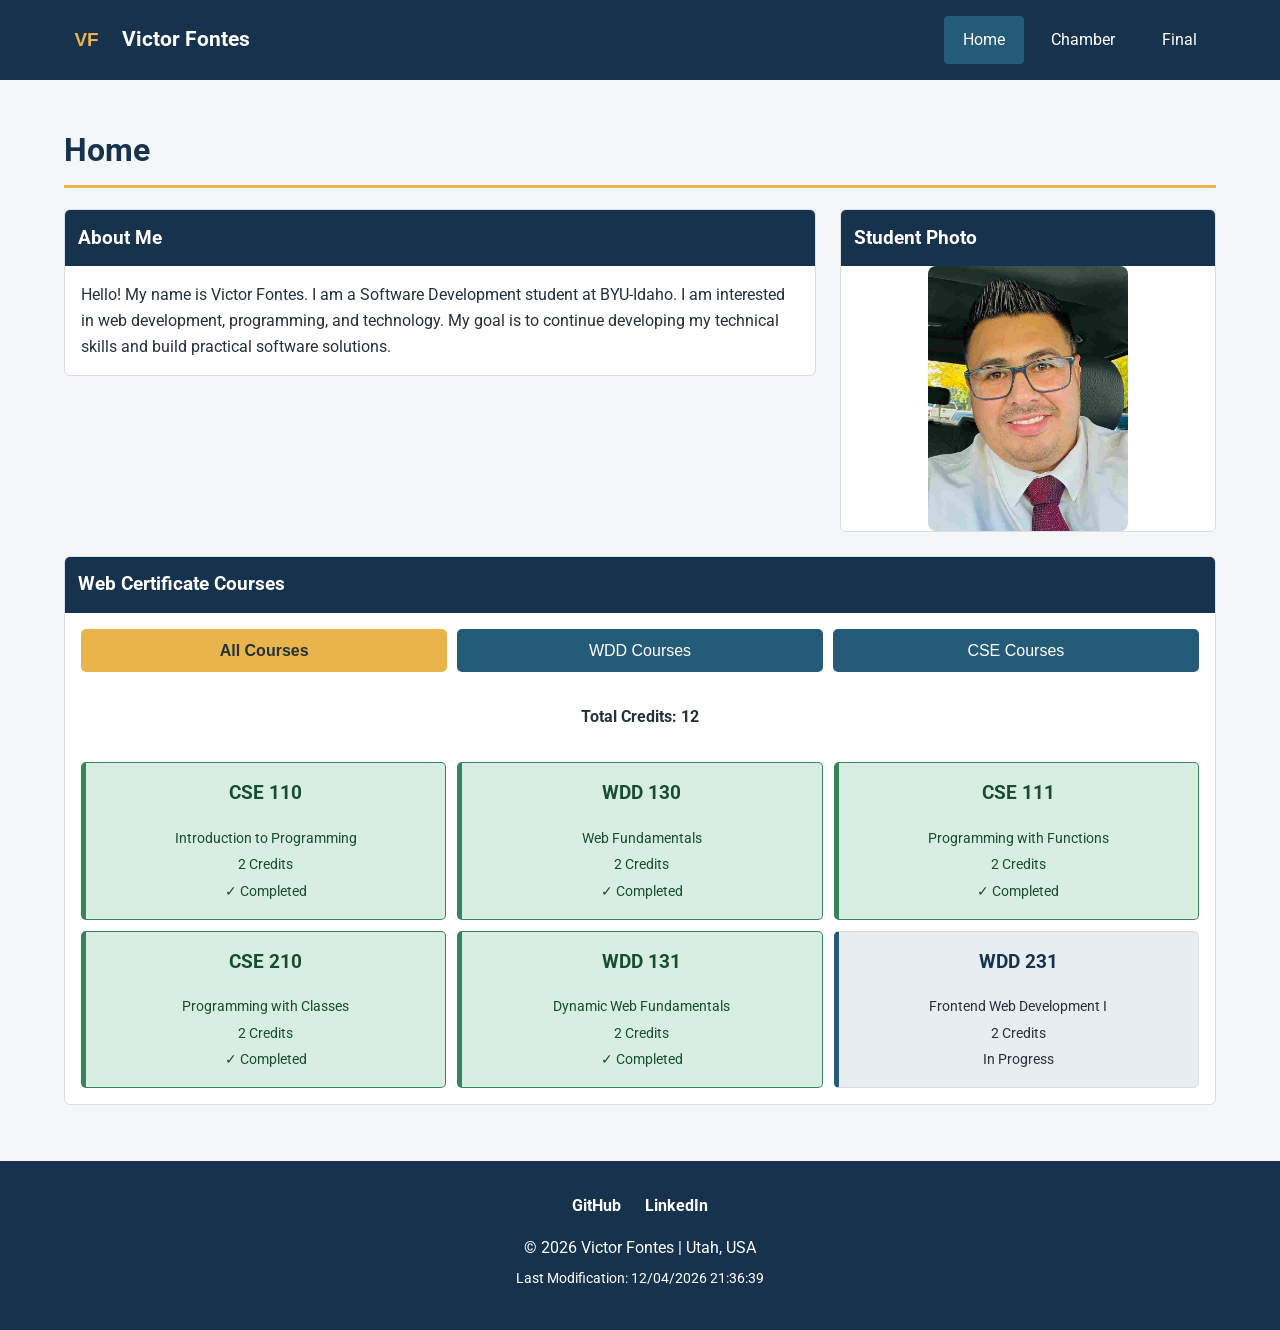
<file: index.html>
<!DOCTYPE html>

<html lang="en">
<head>
    <meta charset="UTF-8">
    <meta name="viewport" content="width=device-width, initial-scale=1.0">


<meta name="description" content="Victor Fontes' WDD231 course home page for Web Frontend Development I at BYU-Idaho.">
<meta name="author" content="Victor Omar Fontes Delgado">

<title>WDD231 | Victor Fontes</title>

<!-- Google Fonts -->
<link rel="preconnect" href="https://fonts.googleapis.com">
<link rel="preconnect" href="https://fonts.gstatic.com" crossorigin>
<link href="https://fonts.googleapis.com/css2?family=Roboto:wght@400;500;700&display=swap" rel="stylesheet">

<!-- CSS -->
<link rel="stylesheet" href="styles/small.css">
<link rel="stylesheet" href="styles/large.css">

<!-- JavaScript -->
<script src="scripts/navigation.js" defer></script>
<script src="scripts/courses.js" defer></script>
<script src="scripts/main.js" defer></script>


</head>

<body>


<header>
    <div class="header-content">
        <img src="images/logo.svg" alt="Site logo" width="50" height="50">
        <span>Victor Fontes</span>
    </div>

    <button id="menu-button" aria-label="Open navigation menu" aria-expanded="false">
        ☰
    </button>

    <nav id="navigation">
        <a href="index.html" class="active">Home</a>
        <a href="chamber/index.html">Chamber</a>
        <a href="final/index.html">Final</a>
    </nav>
</header>

<main>
    <h1>Home</h1>

    <div class="home-grid">

        <section class="about-section">
            <h2>About Me</h2>
            <p>
                Hello! My name is Victor Fontes. I am a Software Development
                student at BYU-Idaho. I am interested in web development,
                programming, and technology. My goal is to continue
                developing my technical skills and build practical
                software solutions.
            </p>
        </section>

        <section class="photo-section">
            <h2>Student Photo</h2>
            <img src="images/student-photo.jpeg"
                 alt="Portrait of Victor Fontes"
                 loading="lazy">
        </section>

        <section class="courses-section">
            <h2>Web Certificate Courses</h2>

            <div class="course-filters">
                <button id="all-courses">All Courses</button>
                <button id="wdd-courses">WDD Courses</button>
                <button id="cse-courses">CSE Courses</button>
            </div>

            <p id="credit-total" aria-live="polite"></p>

            <div id="course-list"></div>
        </section>

    </div>
</main>

<footer>
    <div class="social-links">
        <a href="https://github.com/vofontes"
           target="_blank"
           rel="noopener noreferrer">GitHub</a>

        
       <a href="https://www.linkedin.com/in/victor-omar-f-81911842a"
   target="_blank"
   rel="noopener noreferrer">LinkedIn</a>

    </div>

    <p>
        &copy; <span id="currentyear"></span>
        Victor Fontes | Utah, USA
    </p>

    <p id="lastModified"></p>
</footer>


</body>
</html>
</file>
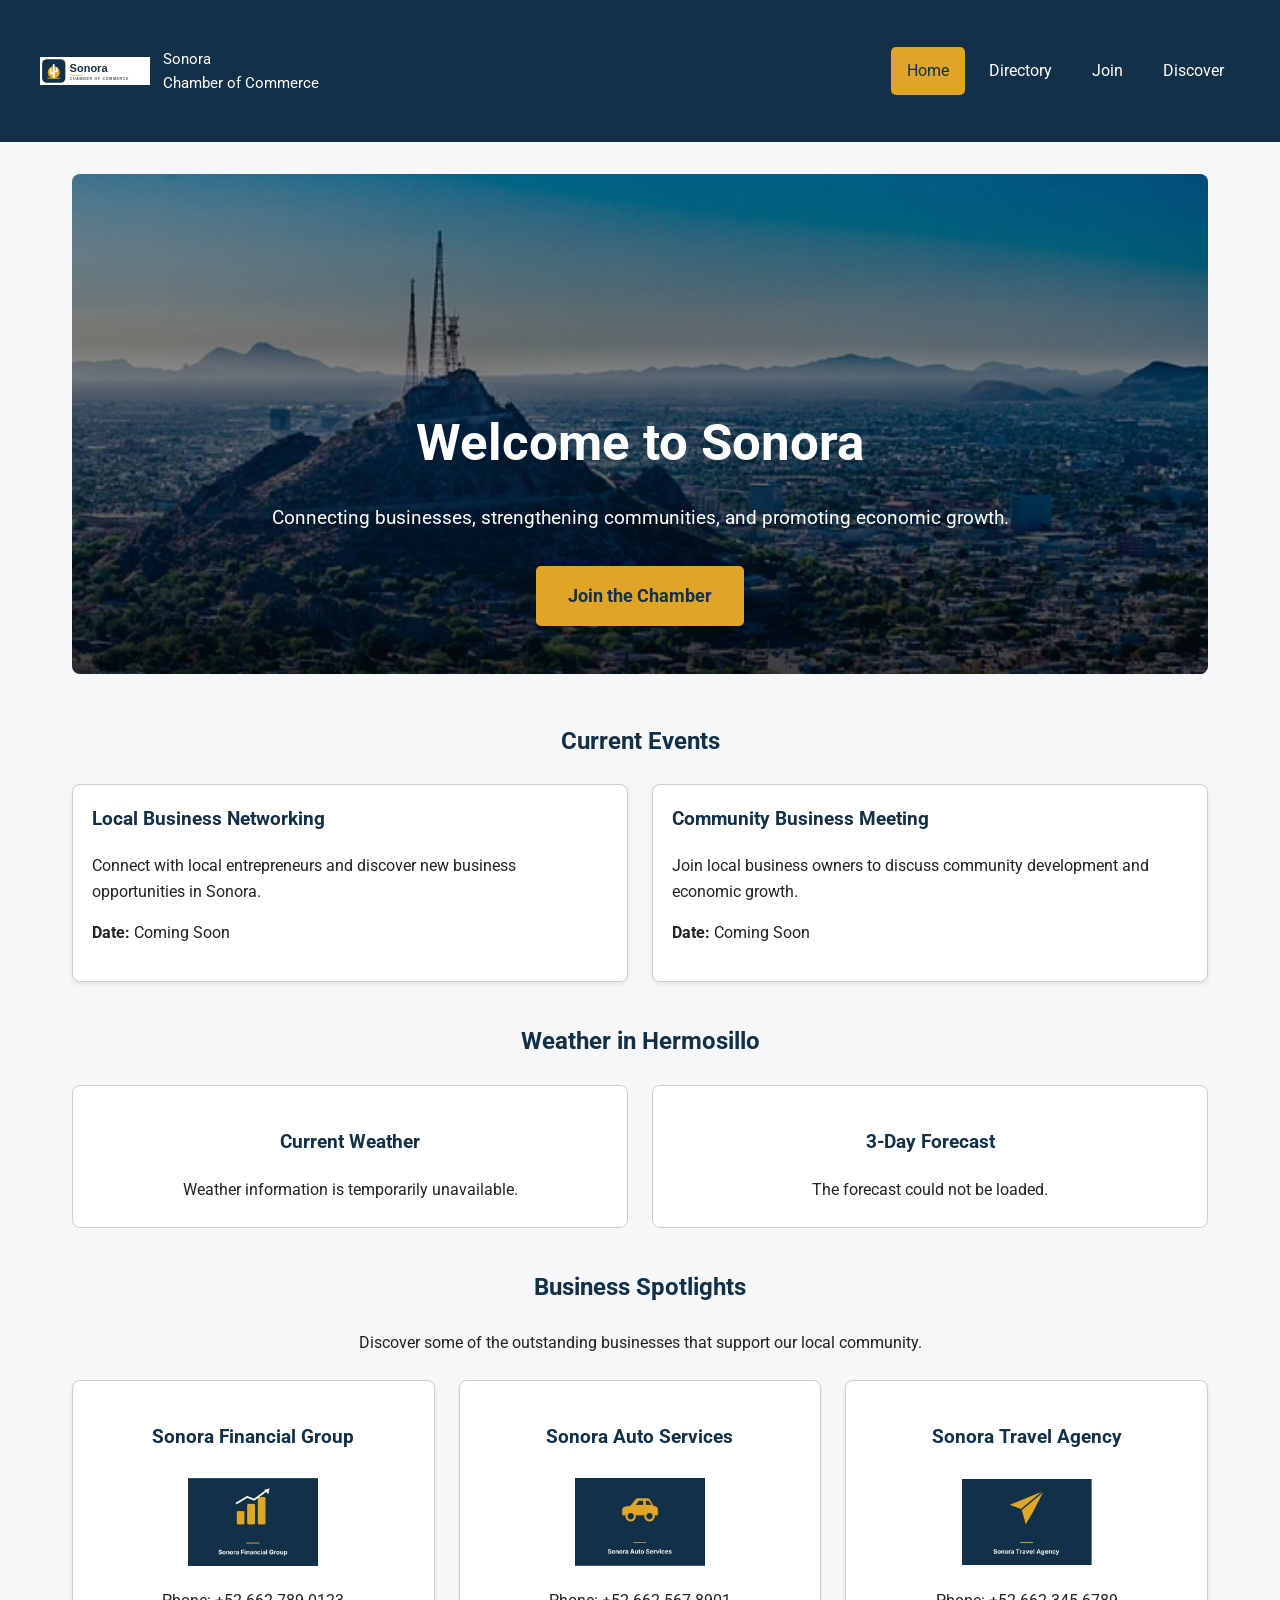
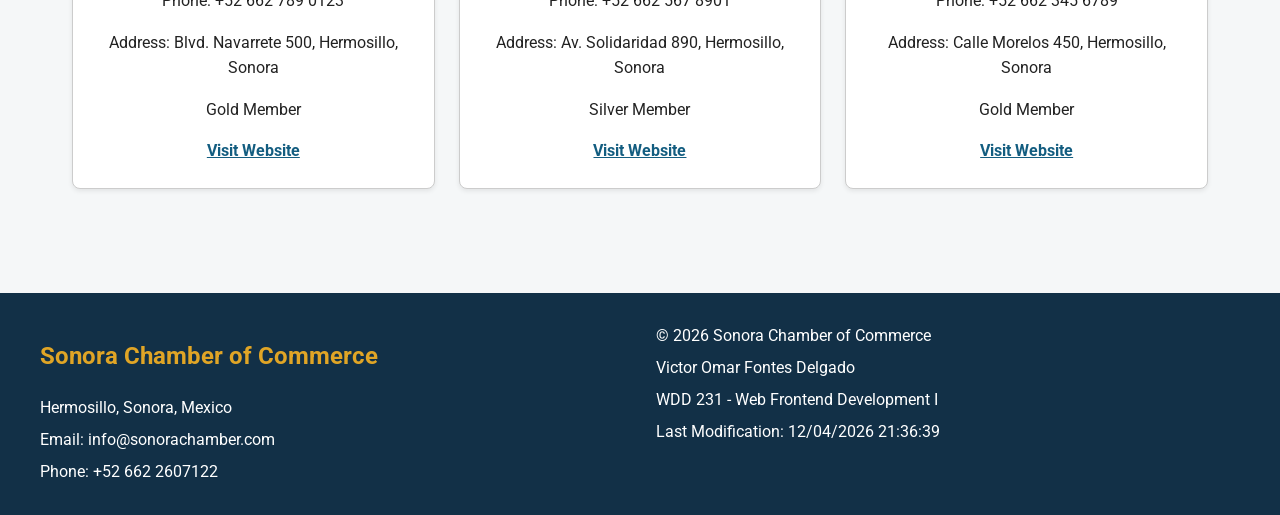
<file: Chamber/index.html>
<!DOCTYPE html>
<html lang="en">

<head>
    <meta charset="UTF-8">
    <meta name="viewport" content="width=device-width, initial-scale=1.0">

    <!-- SEO -->
    <meta name="description" content="Explore local businesses, events, weather, and membership opportunities with the Sonora Chamber of Commerce.">

    <meta name="author" content="Victor Omar Fontes Delgado">

    <title>Home | Sonora Chamber of Commerce</title>

    <!-- Favicon -->
    <link rel="icon" href="images/favicon.svg" type="image/svg+xml">

    <!-- Open Graph -->
    <meta property="og:title" content="Sonora Chamber of Commerce">
    <meta property="og:description" content="Discover businesses, events, and opportunities in Sonora, Mexico.">
    <meta property="og:image" content="https://vofontes.github.io/wdd231/Chamber/images/hero.jpg">
    <meta property="og:url" content="https://vofontes.github.io/wdd231/Chamber/index.html">
    <meta property="og:type" content="website">

    <!-- Google Fonts -->
    <link rel="preconnect" href="https://fonts.googleapis.com">
    <link rel="preconnect" href="https://fonts.gstatic.com" crossorigin>
    <link href="https://fonts.googleapis.com/css2?family=Roboto:wght@400;500;700&display=swap" rel="stylesheet">

    <!-- CSS -->
    <link rel="stylesheet" href="styles/normalize.css">
    <link rel="stylesheet" href="styles/small.css">
    <link rel="stylesheet" href="styles/large.css">

    <!-- JavaScript -->
    <script src="scripts/home.js" defer></script>
</head>

<body>

    <!-- HEADER -->
    <header>
        <div class="header-container">

            <div class="logo">
                <img src="images/logo.svg" alt="Sonora Chamber of Commerce logo">

                <div>
                    <p class="site-name">Sonora</p>
                    <p>Chamber of Commerce</p>
                </div>
            </div>

            <!-- Mobile Navigation Button -->
            <button id="menu-button"
                    type="button"
                    aria-label="Open navigation menu"
                    aria-expanded="false"
                    aria-controls="navigation">
                ☰
            </button>

            <!-- Navigation -->
            <nav id="navigation">
                <ul>
                    <li>
                        <a href="index.html" class="active" aria-current="page">Home</a>
                    </li>

                    <li>
                        <a href="directory.html">Directory</a>
                    </li>

                    <li>
                        <a href="join.html">Join</a>
                    </li>

                    <li>
                        <a href="discover.html">Discover</a>
                    </li>
                </ul>
            </nav>

        </div>
    </header>

    <!-- MAIN CONTENT -->
    <main>

        <!-- HERO SECTION -->
        <section class="hero">

            <img src="images/hero.jpg"
                 alt="Panoramic landscape of Sonora, Mexico"
                 fetchpriority="high">

            <div class="hero-content">
                <h1>Welcome to Sonora</h1>

                <p>
                    Connecting businesses, strengthening communities,
                    and promoting economic growth.
                </p>

                <a href="join.html" class="hero-button">
                    Join the Chamber
                </a>
            </div>

        </section>

        <!-- CURRENT EVENTS -->
        <section class="events-section">

            <h2>Current Events</h2>

            <div class="events-container">

                <article class="event-card">
                    <h3>Local Business Networking</h3>

                    <p>
                        Connect with local entrepreneurs and discover
                        new business opportunities in Sonora.
                    </p>

                    <p><strong>Date:</strong> Coming Soon</p>
                </article>

                <article class="event-card">
                    <h3>Community Business Meeting</h3>

                    <p>
                        Join local business owners to discuss community
                        development and economic growth.
                    </p>

                    <p><strong>Date:</strong> Coming Soon</p>
                </article>

            </div>

        </section>

        <!-- WEATHER SECTION -->
        <section class="weather-section">

            <h2>Weather in Hermosillo</h2>

            <div class="weather-container">

                <!-- CURRENT WEATHER -->
                <div class="current-weather">

                    <h3>Current Weather</h3>

                    <div id="current-weather">
                        <p>Loading current weather...</p>
                    </div>

                </div>

                <!-- THREE DAY FORECAST -->
                <div class="forecast-section">

                    <h3>3-Day Forecast</h3>

                    <div id="weather-forecast">
                        <p>Loading weather forecast...</p>
                    </div>

                </div>

            </div>

        </section>

        <!-- BUSINESS SPOTLIGHTS -->
        <section class="spotlights-section">

            <h2>Business Spotlights</h2>

            <p class="spotlights-intro">
                Discover some of the outstanding businesses
                that support our local community.
            </p>

            <div id="spotlights-container" class="spotlights-container">

                <p>Loading featured businesses...</p>

            </div>

        </section>

    </main>

    <!-- FOOTER -->
    <footer>

        <div class="footer-container">

            <div class="contact-info">

                <h2>Sonora Chamber of Commerce</h2>

                <p>Hermosillo, Sonora, Mexico</p>
                <p>Email: info@sonorachamber.com</p>
                <p>Phone: +52 662 2607122</p>

            </div>

            <div class="development-info">

                <p>
                    &copy; <span id="current-year"></span>
                    Sonora Chamber of Commerce
                </p>

                <p>Victor Omar Fontes Delgado</p>

                <p>WDD 231 - Web Frontend Development I</p>

                <p>
                    Last Modification:
                    <span id="last-modified"></span>
                </p>

            </div>

        </div>

    </footer>

</body>
</html>
</file>
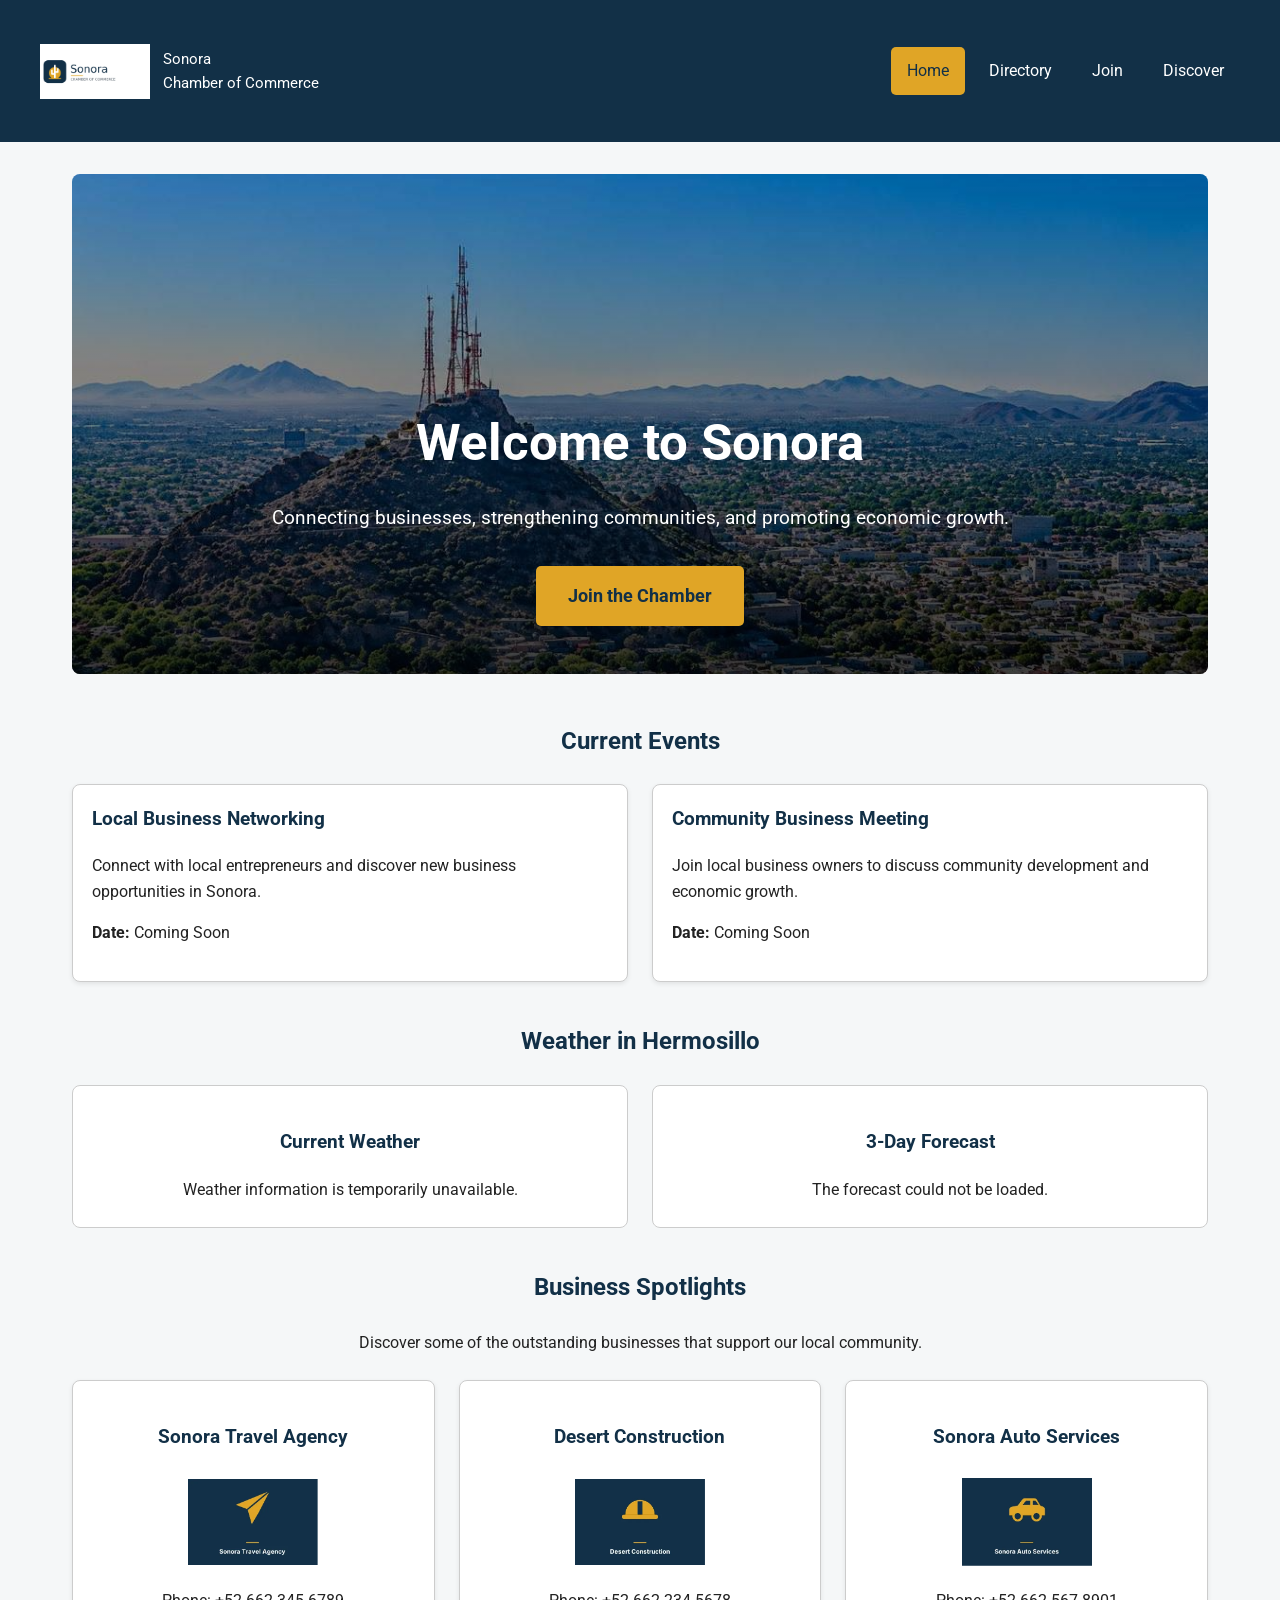
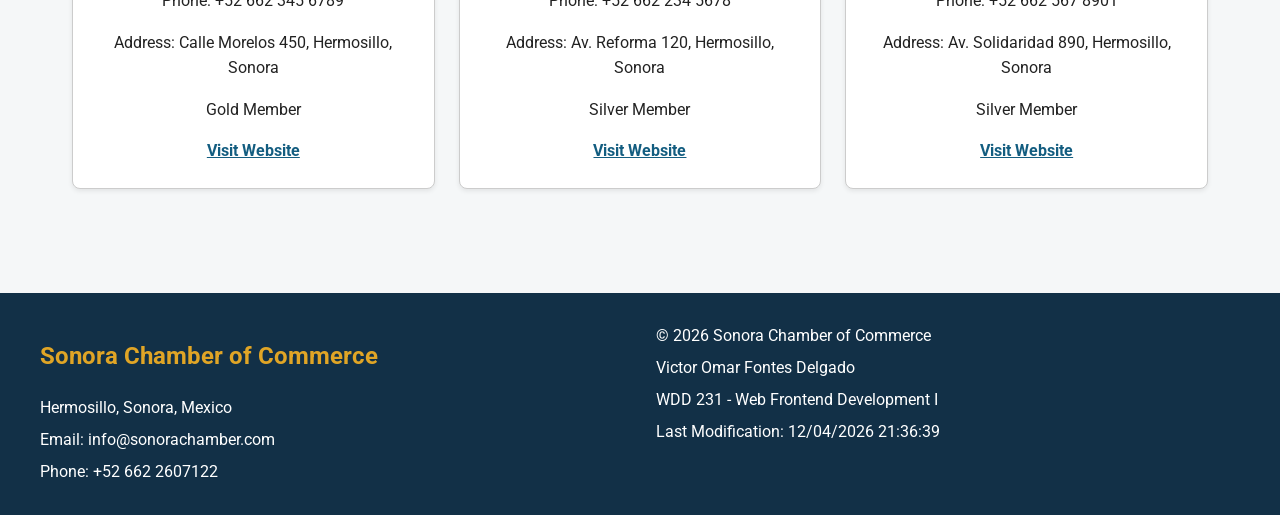
<file: chamber/index.html>
<!DOCTYPE html>
<html lang="en">

<head>
    <meta charset="UTF-8">
    <meta name="viewport" content="width=device-width, initial-scale=1.0">

    <!-- SEO -->
    <meta name="description" content="Explore local businesses, events, weather, and membership opportunities with the Sonora Chamber of Commerce.">

    <meta name="author" content="Victor Omar Fontes Delgado">

   <title>Directory | Sonora Chamber of Commerce</title>

    <!-- Favicon -->
    <link rel="icon" href="images/favicon.svg" type="image/svg+xml">

    <!-- Open Graph -->
    <meta property="og:title" content="Sonora Chamber of Commerce">
    <meta property="og:description" content="Discover businesses, events, and opportunities in Sonora, Mexico.">
   <meta property="og:image" content="https://vofontes.github.io/wdd231/chamber/images/hero.jpg">
    <meta property="og:url" content="https://vofontes.github.io/wdd231/chamber/index.html">
    <meta property="og:type" content="website">

    <!-- Google Fonts -->
    <link rel="preconnect" href="https://fonts.googleapis.com">
    <link rel="preconnect" href="https://fonts.gstatic.com" crossorigin>
    <link href="https://fonts.googleapis.com/css2?family=Roboto:wght@400;500;700&display=swap" rel="stylesheet">

    <!-- CSS -->
    <link rel="stylesheet" href="styles/normalize.css">
    <link rel="stylesheet" href="styles/small.css">
    <link rel="stylesheet" href="styles/large.css">

    <!-- JavaScript -->
    <script src="scripts/home.js" defer></script>
</head>

<body>

    <!-- HEADER -->
    <header>
        <div class="header-container">

            <div class="logo">
                <img src="images/logo.png" alt="Sonora Chamber of Commerce logo">

                <div>
                    <p class="site-name">Sonora</p>
                    <p>Chamber of Commerce</p>
                </div>
            </div>

            <!-- Mobile Navigation Button -->
            <button id="menu-button"
                    type="button"
                    aria-label="Open navigation menu"
                    aria-expanded="false"
                    aria-controls="navigation">
                ☰
            </button>

            <!-- Navigation -->
            <nav id="navigation">
                <ul>
                    <li>
                        <a href="index.html" class="active" aria-current="page">Home</a>
                    </li>

                    <li>
                        <a href="directory.html">Directory</a>
                    </li>

                    <li>
                        <a href="join.html">Join</a>
                    </li>

                    <li>
                        <a href="discover.html">Discover</a>
                    </li>
                </ul>
            </nav>

        </div>
    </header>

    <!-- MAIN CONTENT -->
    <main>

        <!-- HERO SECTION -->
        <section class="hero">

            <img src="images/hero.jpg"
                 alt="Panoramic landscape of Sonora, Mexico"
                 fetchpriority="high">

            <div class="hero-content">
                <h1>Welcome to Sonora</h1>

                <p>
                    Connecting businesses, strengthening communities,
                    and promoting economic growth.
                </p>

                <a href="join.html" class="hero-button">
                    Join the Chamber
                </a>
            </div>

        </section>

        <!-- CURRENT EVENTS -->
        <section class="events-section">

            <h2>Current Events</h2>

            <div class="events-container">

                <article class="event-card">
                    <h3>Local Business Networking</h3>

                    <p>
                        Connect with local entrepreneurs and discover
                        new business opportunities in Sonora.
                    </p>

                    <p><strong>Date:</strong> Coming Soon</p>
                </article>

                <article class="event-card">
                    <h3>Community Business Meeting</h3>

                    <p>
                        Join local business owners to discuss community
                        development and economic growth.
                    </p>

                    <p><strong>Date:</strong> Coming Soon</p>
                </article>

            </div>

        </section>

        <!-- WEATHER SECTION -->
        <section class="weather-section">

            <h2>Weather in Hermosillo</h2>

            <div class="weather-container">

                <!-- CURRENT WEATHER -->
                <div class="current-weather">

                    <h3>Current Weather</h3>

                    <div id="current-weather">
                        <p>Loading current weather...</p>
                    </div>

                </div>

                <!-- THREE DAY FORECAST -->
                <div class="forecast-section">

                    <h3>3-Day Forecast</h3>

                    <div id="weather-forecast">
                        <p>Loading weather forecast...</p>
                    </div>

                </div>

            </div>

        </section>

        <!-- BUSINESS SPOTLIGHTS -->
        <section class="spotlights-section">

            <h2>Business Spotlights</h2>

            <p class="spotlights-intro">
                Discover some of the outstanding businesses
                that support our local community.
            </p>

            <div id="spotlights-container" class="spotlights-container">

                <p>Loading featured businesses...</p>

            </div>

        </section>

    </main>

    <!-- FOOTER -->
    <footer>

        <div class="footer-container">

            <div class="contact-info">

                <h2>Sonora Chamber of Commerce</h2>

                <p>Hermosillo, Sonora, Mexico</p>
                <p>Email: info@sonorachamber.com</p>
                <p>Phone: +52 662 2607122</p>

            </div>

            <div class="development-info">

                <p>
                    &copy; <span id="current-year"></span>
                    Sonora Chamber of Commerce
                </p>

                <p>Victor Omar Fontes Delgado</p>

                <p>WDD 231 - Web Frontend Development I</p>

                <p>
                    Last Modification:
                    <span id="last-modified"></span>
                </p>

            </div>

        </div>

    </footer>

</body>
</html>
</file>
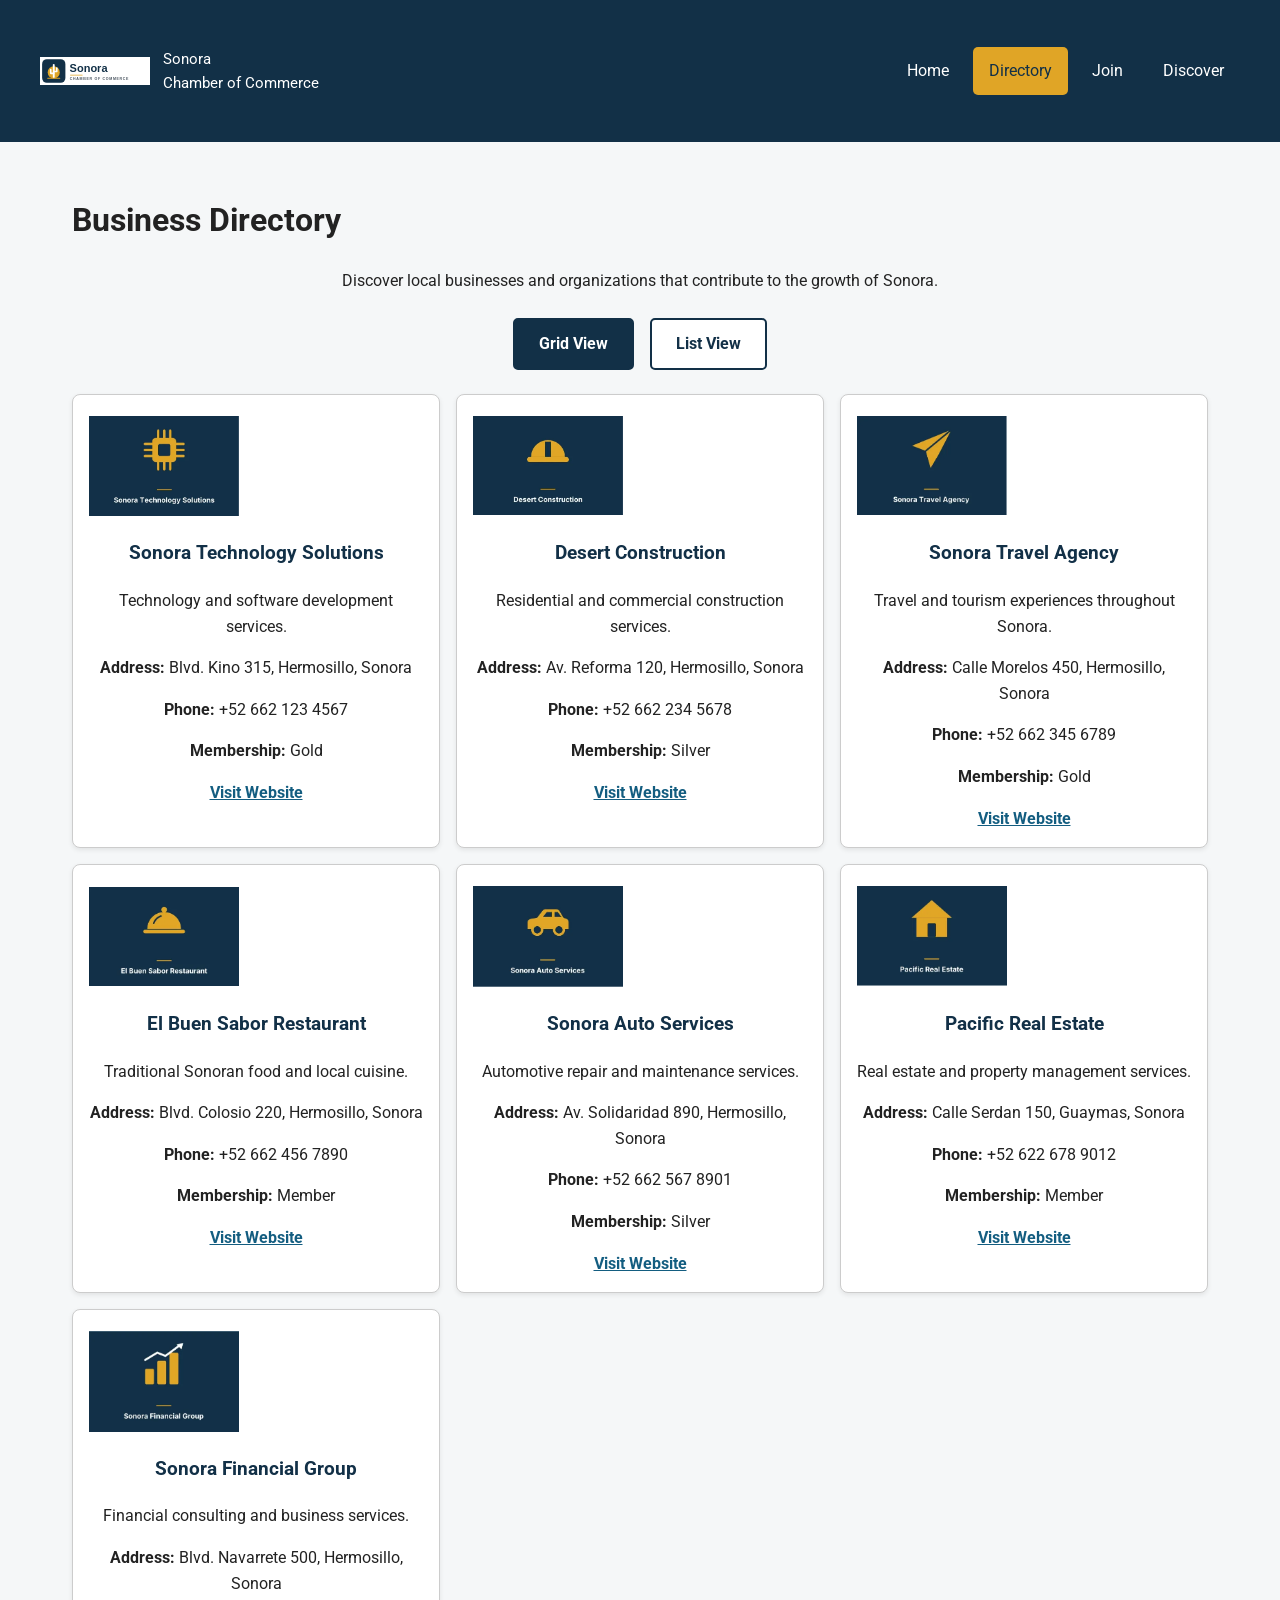
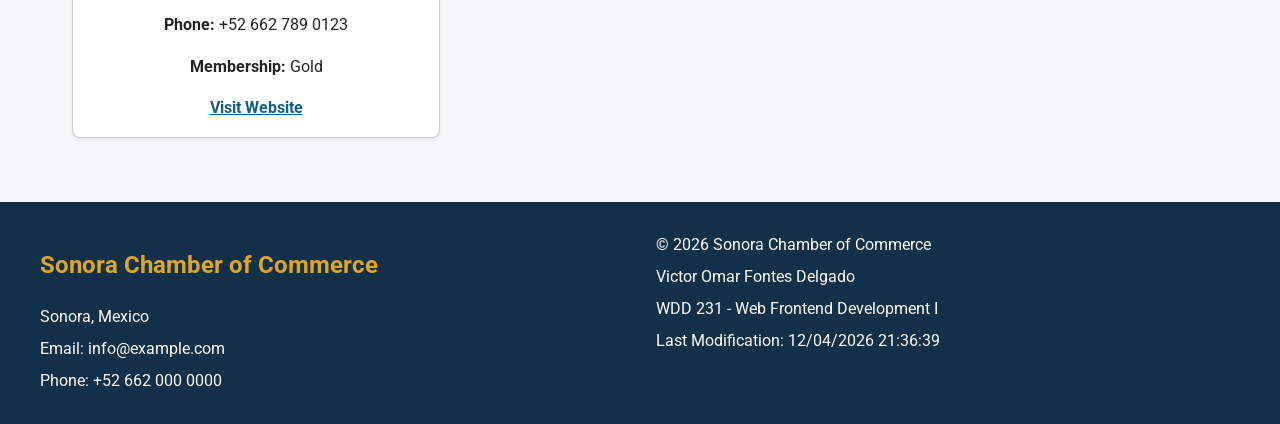
<file: Chamber/directory.html>
<!DOCTYPE html>
<html lang="en">

<head>
    <meta charset="UTF-8">
    <meta name="viewport" content="width=device-width, initial-scale=1.0">

    <!-- SEO Meta Tags -->
    <meta name="description" content="Discover local businesses, services, and organizations in Sonora, Mexico. Explore the Sonora Chamber of Commerce business directory.">

    <meta name="author" content="Victor Omar Fontes Delgado">

    <title>Business Directory | Sonora Chamber of Commerce</title>

    <!-- Favicon -->
    <link rel="icon" href="images/favicon.svg" type="image/svg+xml">

    <!-- Facebook Open Graph Meta Tags -->
    <meta property="og:title" content="Sonora Chamber of Commerce | Business Directory">
    <meta property="og:description" content="Explore local businesses and services in Sonora, Mexico. Discover the businesses helping Sonora grow.">
    <meta property="og:image" content="https://vofontes.github.io/wdd231/Chamber/images/logo.svg">
    <meta property="og:url" content="https://vofontes.github.io/wdd231/Chamber/directory.html">
    <meta property="og:type" content="website">

    <!-- Google Fonts -->
    <link rel="preconnect" href="https://fonts.googleapis.com">
    <link rel="preconnect" href="https://fonts.gstatic.com" crossorigin>
    <link href="https://fonts.googleapis.com/css2?family=Roboto:wght@400;500;700&display=swap" rel="stylesheet">

    <!-- CSS -->
    <link rel="stylesheet" href="styles/normalize.css">
    <link rel="stylesheet" href="styles/small.css">
    <link rel="stylesheet" href="styles/large.css">

    <!-- JavaScript -->
    <script src="scripts/directory.js" defer></script>
</head>

<body>

    <!-- HEADER -->
    <header>
        <div class="header-container">

            <div class="logo">
                <img src="images/logo.svg" alt="Sonora Chamber of Commerce logo">

                <div>
                    <p class="site-name">Sonora</p>
                    <p>Chamber of Commerce</p>
                </div>
            </div>

            <!-- Mobile Navigation Button -->
            <button id="menu-button"
                    type="button"
                    aria-label="Open navigation menu"
                    aria-expanded="false"
                    aria-controls="navigation">
                ☰
            </button>

            <!-- Navigation -->
            <nav id="navigation">
                <ul>
                    <li>
                        <a href="index.html">Home</a>
                    </li>

                    <li>
                        <a href="directory.html" class="active" aria-current="page">Directory</a>
                    </li>

                    <li>
                        <a href="join.html">Join</a>
                    </li>

                    <li>
                        <a href="discover.html">Discover</a>
                    </li>
                </ul>
            </nav>

        </div>
    </header>

    <!-- MAIN CONTENT -->
    <main>

        <h1>Business Directory</h1>

        <p class="directory-intro">
            Discover local businesses and organizations
            that contribute to the growth of Sonora.
        </p>

        <!-- VIEW BUTTONS -->
        <div class="view-buttons">

            <button id="grid-button"
                    type="button"
                    class="active"
                    aria-pressed="true">
                Grid View
            </button>

            <button id="list-button"
                    type="button"
                    aria-pressed="false">
                List View
            </button>

        </div>

        <!-- BUSINESS MEMBERS -->
        <div id="members-container" class="grid-view">
            <!-- Business members will be generated using JavaScript -->
        </div>

    </main>

    <!-- FOOTER -->
    <footer>

        <div class="footer-container">

            <div class="contact-info">
                <h2>Sonora Chamber of Commerce</h2>

                <p>Sonora, Mexico</p>
                <p>Email: info@example.com</p>
                <p>Phone: +52 662 000 0000</p>
            </div>

            <div class="development-info">

                <p>
                    &copy; <span id="current-year"></span>
                    Sonora Chamber of Commerce
                </p>

                <p>Victor Omar Fontes Delgado</p>

                <p>WDD 231 - Web Frontend Development I</p>

                <p>
                    Last Modification:
                    <span id="last-modified"></span>
                </p>

            </div>

        </div>

    </footer>

</body>
</html>
</file>
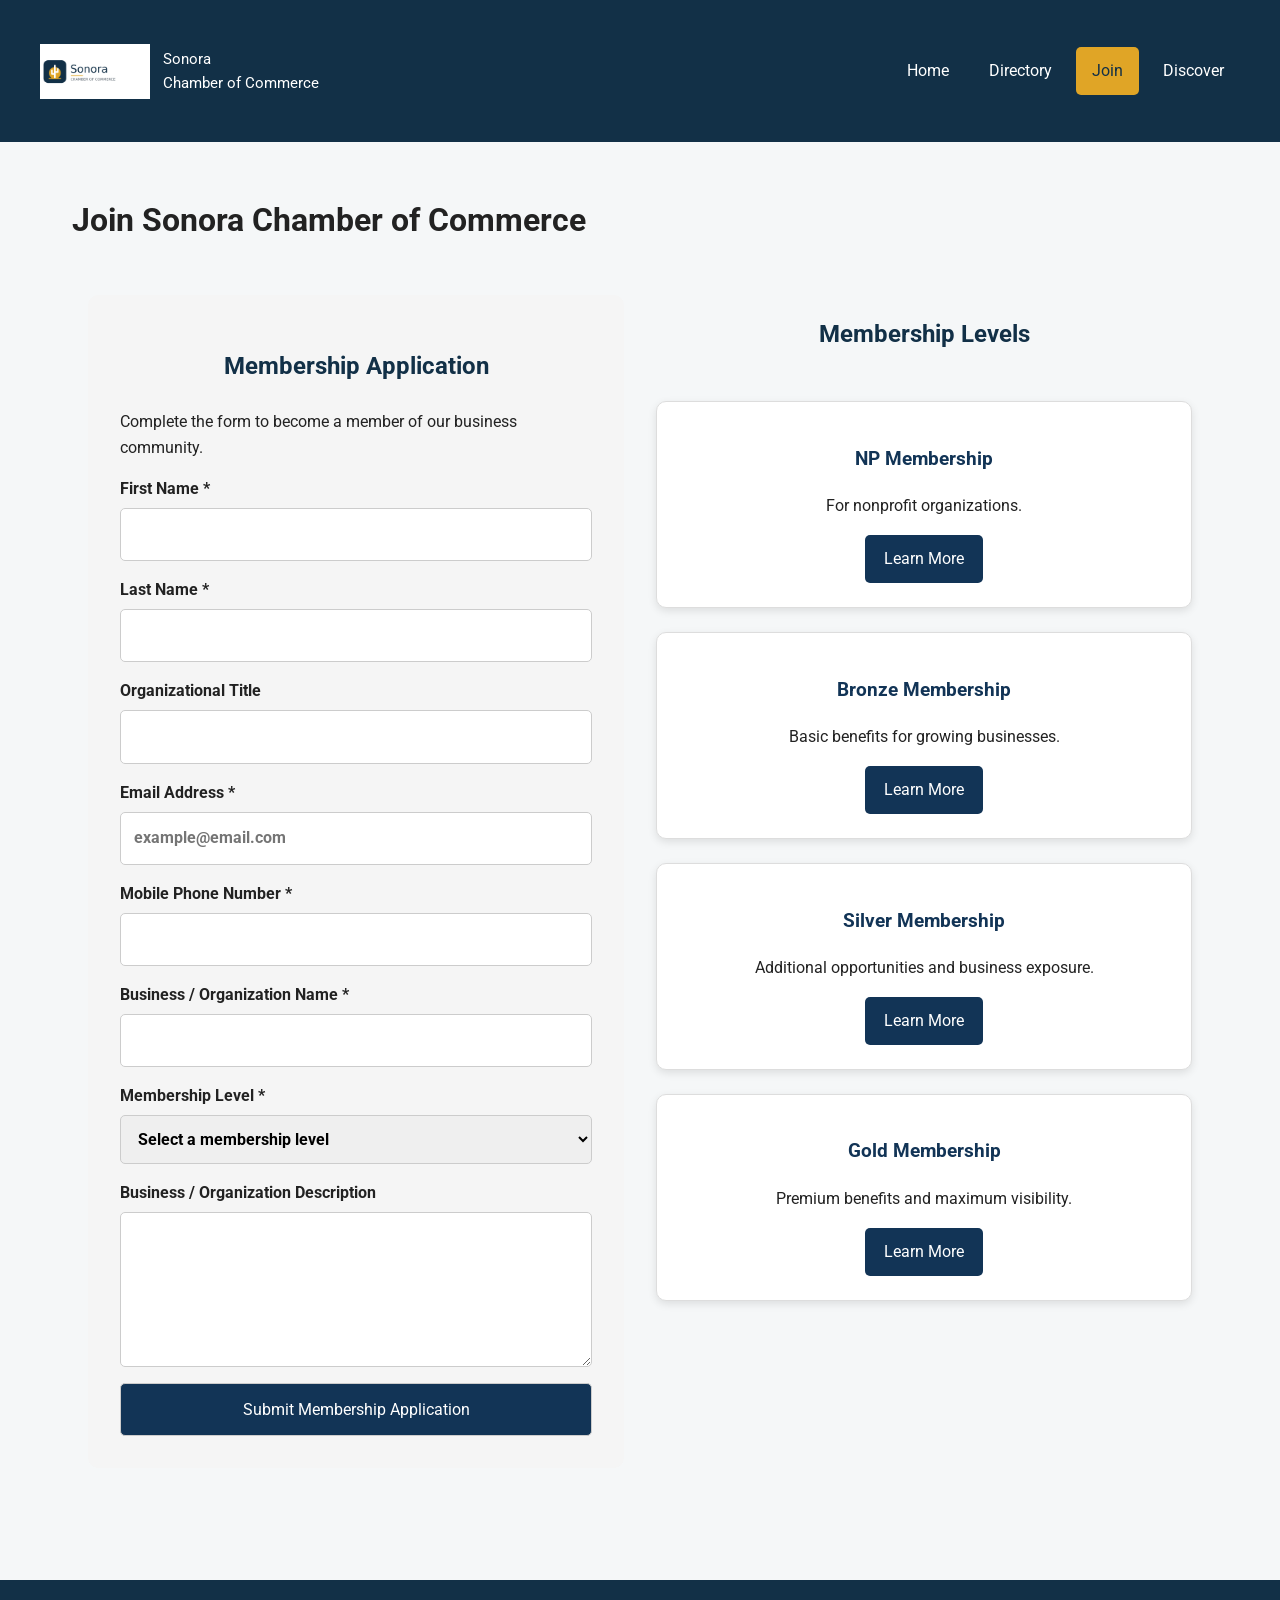
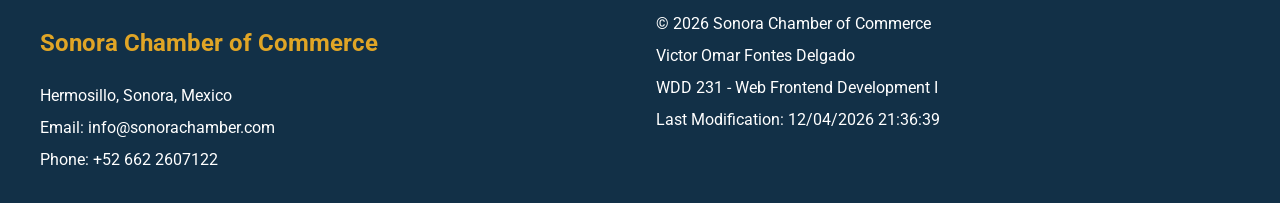
<file: chamber/join.html>
<!DOCTYPE html>
<html lang="en">

<head>
     <meta charset="UTF-8">
    <meta name="viewport" content="width=device-width, initial-scale=1.0">

<!-- SEO -->
<meta name="description" content="Apply for membership at the Sonora Chamber of Commerce. Explore NP, Bronze, Silver, and Gold membership benefits.">

<meta name="author" content="Victor Omar Fontes Delgado">

<title>Join | Sonora Chamber of Commerce</title>

<!-- Open Graph -->
<meta property="og:title" content="Join Sonora Chamber of Commerce">
<meta property="og:description" content="Become a member of the Sonora Chamber of Commerce and discover opportunities to grow your business.">
<meta property="og:image" content="https://vofontes.github.io/wdd231/chamber/images/logo.png">
<meta property="og:url" content="https://vofontes.github.io/wdd231/chamber/join.html">

<!-- Favicon -->
<link rel="icon" href="images/favicon.svg" type="image/svg+xml">

<!-- Google Fonts -->
<link rel="preconnect" href="https://fonts.googleapis.com">
<link rel="preconnect" href="https://fonts.gstatic.com" crossorigin>

<link href="https://fonts.googleapis.com/css2?family=Roboto:wght@400;500;700&display=swap"
      rel="stylesheet">

<!-- CSS -->
<link rel="stylesheet" href="styles/normalize.css">
<link rel="stylesheet" href="styles/small.css">
<link rel="stylesheet" href="styles/large.css">
<link rel="stylesheet" href="styles/join.css">

<!-- JavaScript -->
<script src="scripts/home.js" defer></script>
<script src="scripts/join.js" defer></script>
</head>

<body>
        <!-- HEADER -->
    <header>
        <div class="header-container">

            <div class="logo">
                <img src="images/logo.png" alt="Sonora Chamber of Commerce logo">

                <div>
                    <p class="site-name">Sonora</p>
                    <p>Chamber of Commerce</p>
                </div>
            </div>

            <!-- Mobile Navigation Button -->
            <button id="menu-button"
                    type="button"
                    aria-label="Open navigation menu"
                    aria-expanded="false"
                    aria-controls="navigation">
                ☰
            </button>

            <!-- Navigation -->
            <nav id="navigation">
                <ul>
                    <li><a href="index.html">Home</a></li>
                    <li><a href="directory.html">Directory</a></li>
                    <li><a href="join.html" class="active" aria-current="page">Join</a></li>
                    <li><a href="discover.html">Discover</a></li>
                </ul>
            </nav>

        </div>
    </header>

    <!-- MAIN CONTENT -->
<main>

    <h1>Join Sonora Chamber of Commerce</h1>

    <div class="join-layout">

    <section class="form-section">

        <h2>Membership Application</h2>

        <p>Complete the form to become a member of our business community.</p>

        <form method="get" action="thankyou.html" id="membership-form">

            <label for="first-name">
                First Name *
                <input
                    type="text"
                    id="first-name"
                    name="firstName"
                    title="Enter your first name"
                    autocomplete="given-name"
                    required>
            </label>

            <label for="last-name">
                Last Name *
                <input
                    type="text"
                    id="last-name"
                    name="lastName"
                    title="Enter your last name"
                    autocomplete="family-name"
                    required>
            </label>

            <label for="organization-title">
                Organizational Title
                <input
                    type="text"
                    id="organization-title"
                    name="organizationTitle"
                    title="Enter your organizational title using at least seven letters, spaces, or hyphens"
                    autocomplete="organization-title"
                    pattern="[A-Za-z\s-]{7,}">
            </label>

            <label for="email">
                Email Address *
                <input
                    type="email"
                    id="email"
                    name="email"
                    title="Enter a valid email address"
                    autocomplete="email"
                    placeholder="example@email.com"
                    required>
            </label>

            <label for="phone">
                Mobile Phone Number *
                <input
                    type="tel"
                    id="phone"
                    name="phone"
                    title="Enter your mobile phone number"
                    autocomplete="tel"
                    required>
            </label>

            <label for="organization">
                Business / Organization Name *
                <input
                    type="text"
                    id="organization"
                    name="organization"
                    title="Enter your business or organization name"
                    autocomplete="organization"
                    required>
            </label>

            <label for="membership">
                Membership Level *
                <select
                    id="membership"
                    name="membership"
                    title="Select your membership level"
                    required>

                    <option value="" disabled selected>Select a membership level</option>
                    <option value="np">NP Membership</option>
                    <option value="bronze">Bronze Membership</option>
                    <option value="silver">Silver Membership</option>
                    <option value="gold">Gold Membership</option>

                </select>
            </label>

            <label for="description">
                Business / Organization Description
                <textarea
                    id="description"
                    name="description"
                    title="Describe your business or organization"
                    rows="5"></textarea>
            </label>

            <input
                type="hidden"
                id="timestamp"
                name="timestamp">

            <input type="submit" 
            id="submit-button"
            value="Submit Membership Application">

        </form>

    </section>

   <!-- MEMBERSHIP CARDS -->
<section class="membership-cards">

    <h2>Membership Levels</h2>

    <div class="membership-card">
        <h3>NP Membership</h3>
        <p>For nonprofit organizations.</p>
        <button type="button" class="learn-more" data-modal="np-modal">
            Learn More
        </button>
    </div>

    <div class="membership-card">
        <h3>Bronze Membership</h3>
        <p>Basic benefits for growing businesses.</p>
        <button type="button" class="learn-more" data-modal="bronze-modal">
            Learn More
        </button>
    </div>

    <div class="membership-card">
        <h3>Silver Membership</h3>
        <p>Additional opportunities and business exposure.</p>
        <button type="button" class="learn-more" data-modal="silver-modal">
            Learn More
        </button>
    </div>

    <div class="membership-card">
        <h3>Gold Membership</h3>
        <p>Premium benefits and maximum visibility.</p>
        <button type="button" class="learn-more" data-modal="gold-modal">
            Learn More
        </button>
    </div>

   </section>
  </div>

  <!-- MEMBERSHIP MODALS -->

<dialog id="np-modal">
    <h2>NP Membership Benefits</h2>
    <p>Designed for nonprofit organizations.</p>
    <ul>
        <li>No membership fee.</li>
        <li>Access to networking opportunities.</li>
        <li>Community event participation.</li>
    </ul>
    <button type="button" class="close-modal">Close</button>
</dialog>

<dialog id="bronze-modal">
    <h2>Bronze Membership Benefits</h2>
    <p>Perfect for small and growing businesses.</p>
    <ul>
        <li>Access to networking events.</li>
        <li>Business directory listing.</li>
        <li>Training opportunities.</li>
    </ul>
    <button type="button" class="close-modal">Close</button>
</dialog>

<dialog id="silver-modal">
    <h2>Silver Membership Benefits</h2>
    <p>More visibility and opportunities for your business.</p>
    <ul>
        <li>All Bronze membership benefits.</li>
        <li>Advertising opportunities.</li>
        <li>Discounted event registration.</li>
        <li>Featured business promotion.</li>
    </ul>
    <button type="button" class="close-modal">Close</button>
</dialog>

<dialog id="gold-modal">
    <h2>Gold Membership Benefits</h2>
    <p>Premium benefits for established businesses.</p>
    <ul>
        <li>All Silver membership benefits.</li>
        <li>Premium business directory placement.</li>
        <li>Priority event sponsorship.</li>
        <li>Exclusive networking opportunities.</li>
    </ul>
    <button type="button" class="close-modal">Close</button>
  </dialog>
</main>

      <!-- FOOTER -->
 <footer>

    <div class="footer-container">

        <div class="contact-info">

            <h2>Sonora Chamber of Commerce</h2>

            <p>Hermosillo, Sonora, Mexico</p>
            <p>Email: info@sonorachamber.com</p>
            <p>Phone: +52 662 2607122</p>

        </div>

        <div class="development-info">

            <p>
                &copy; <span id="current-year"></span>
                Sonora Chamber of Commerce
            </p>

            <p>Victor Omar Fontes Delgado</p>

            <p>WDD 231 - Web Frontend Development I</p>

            <p>
                Last Modification:
                <span id="last-modified"></span>
            </p>

        </div>

    </div>

</footer>

</body>
</html>
</file>
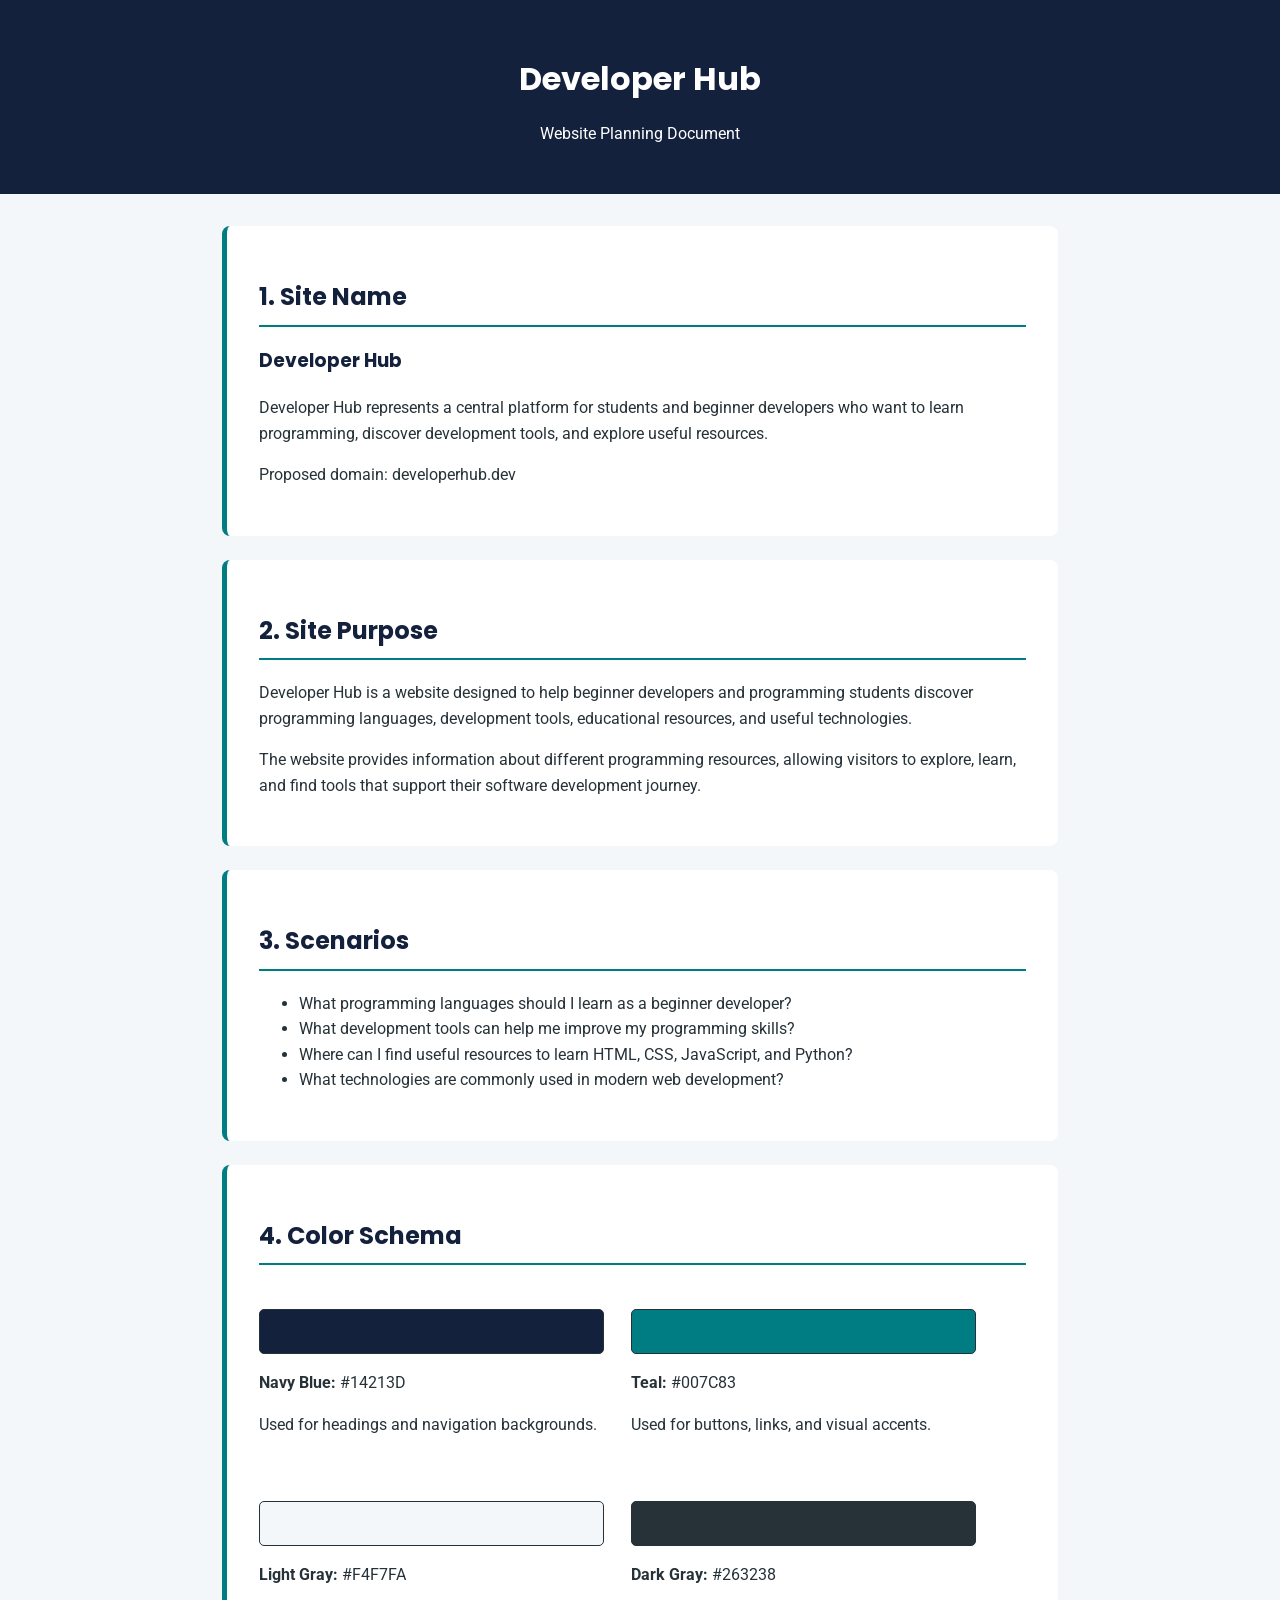
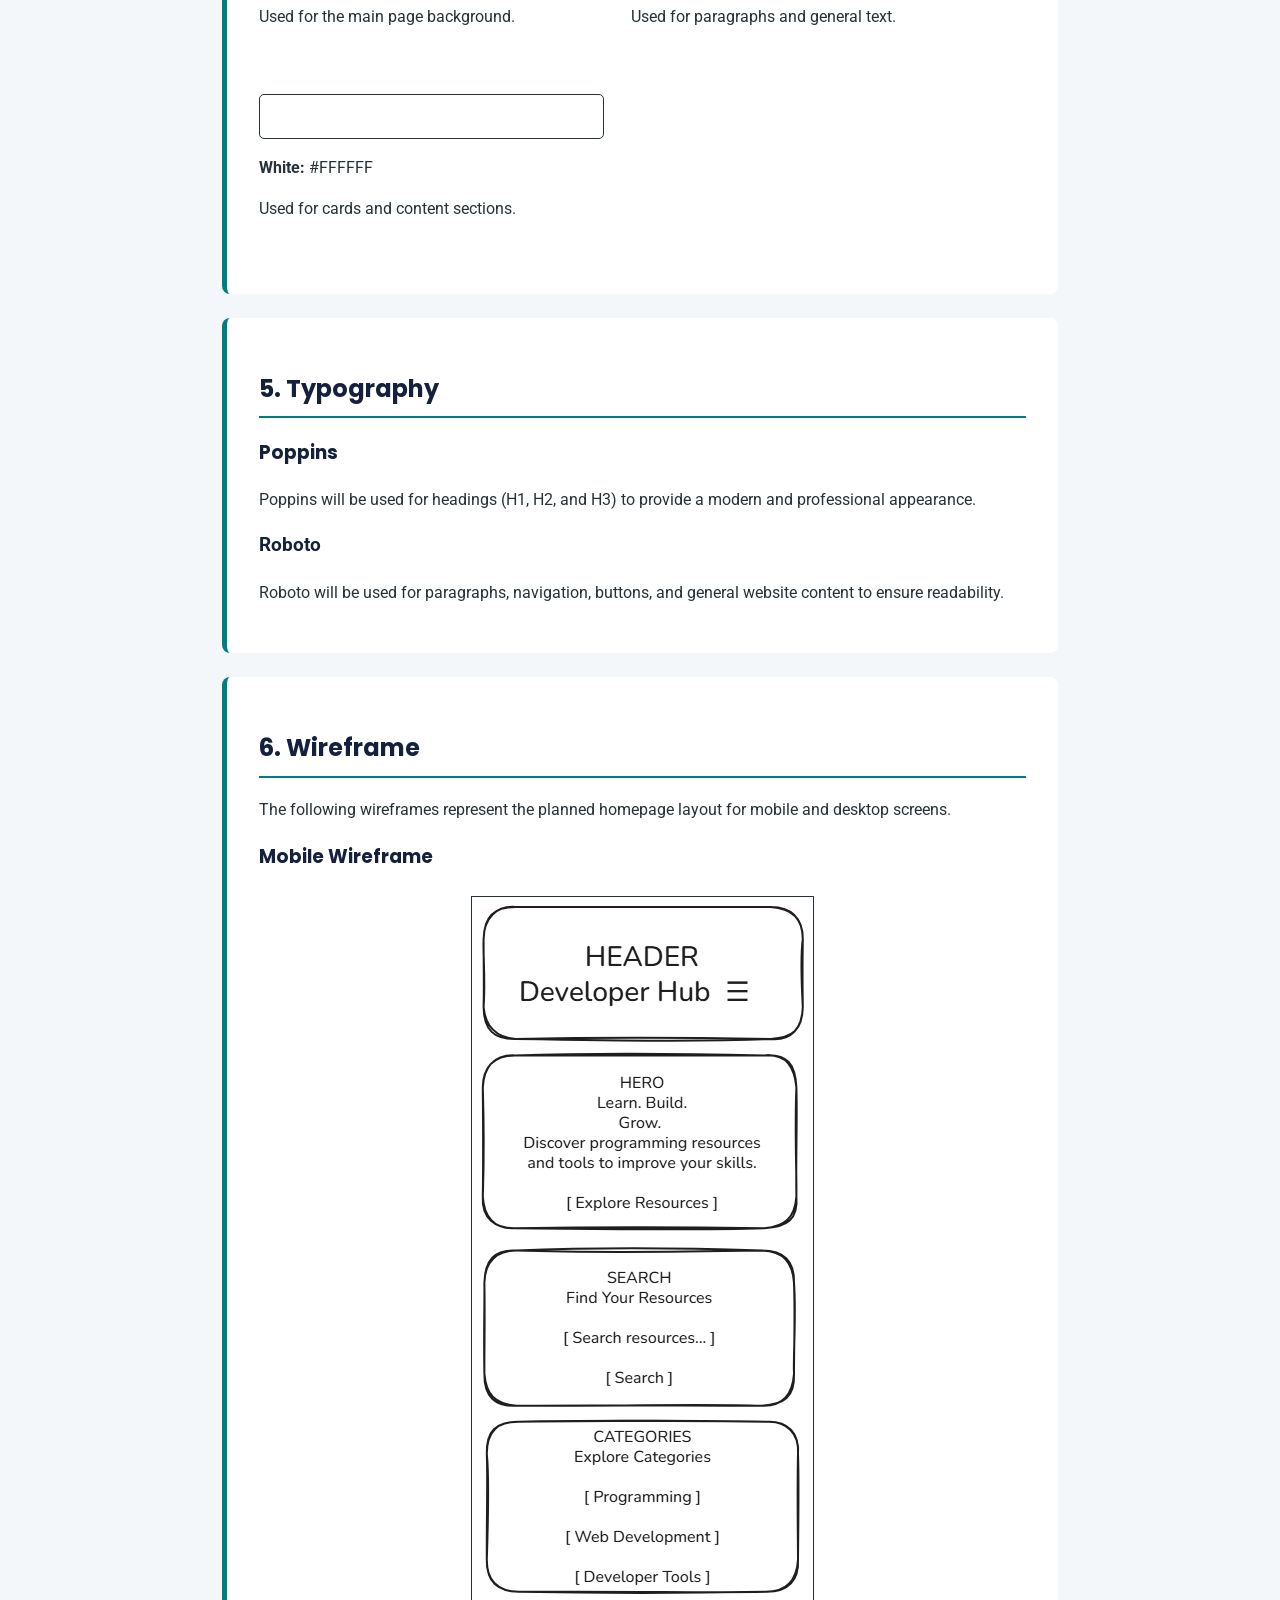
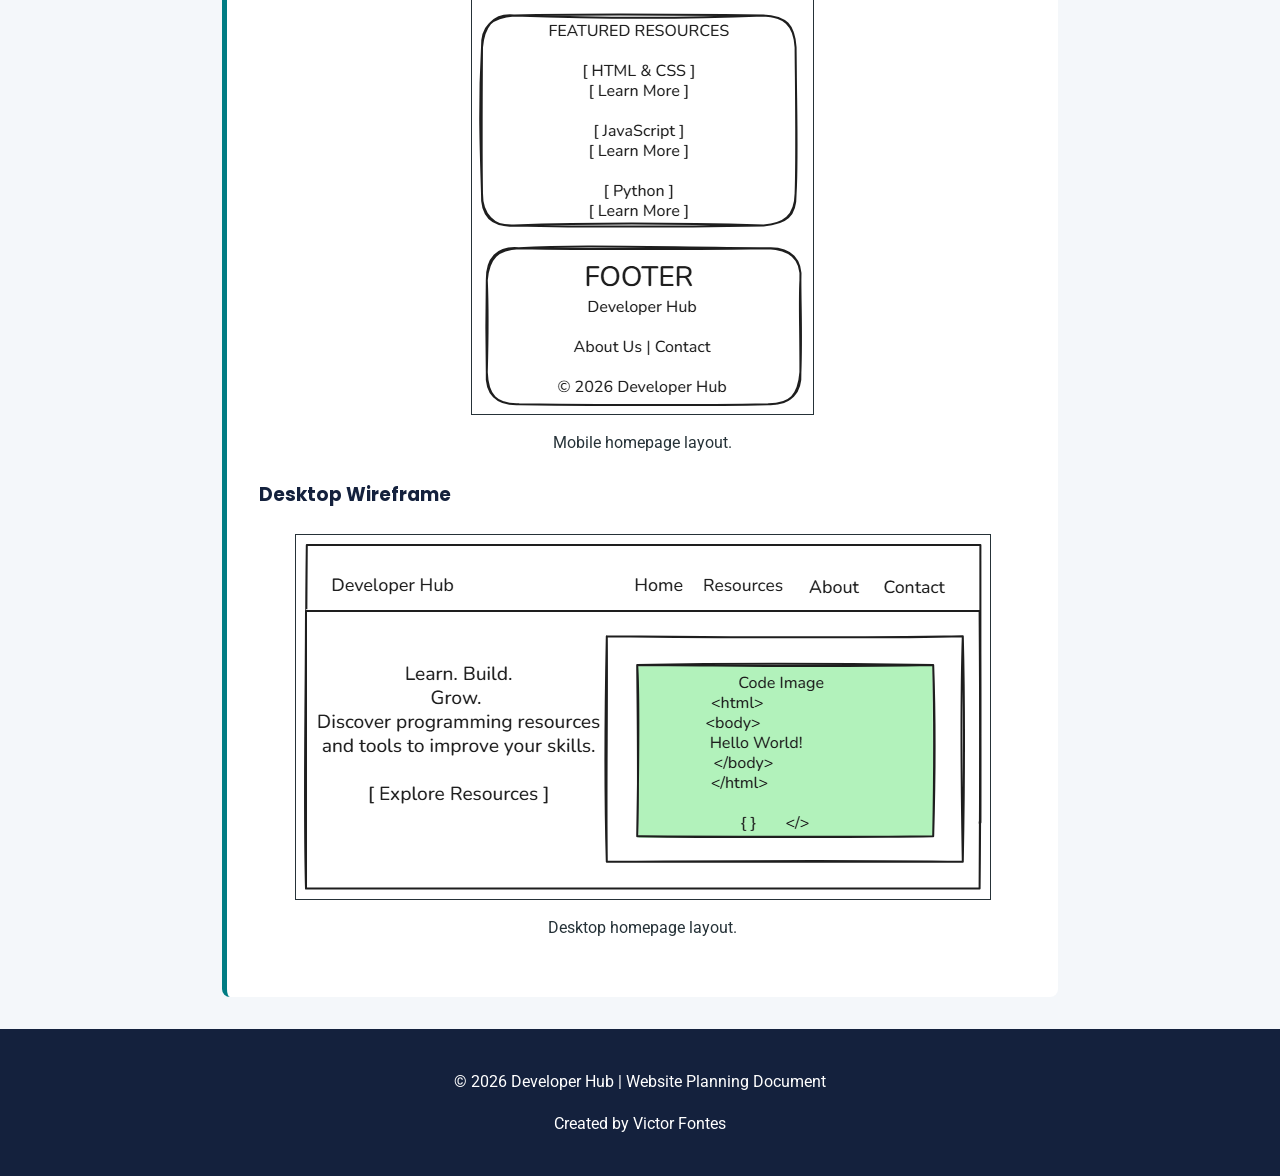
<file: project/siteplan.html>
<!DOCTYPE html>
<html lang="en">

<head>
    <meta charset="UTF-8">
    <meta name="viewport" content="width=device-width, initial-scale=1.0">

    <meta name="description"
        content="Developer Hub website planning document, including site purpose, scenarios, color scheme, typography, and wireframes.">

    <meta name="author" content="Victor Omar Fontes Delgado">

    <title>Developer Hub | Website Site Plan</title>

    <link rel="preconnect" href="https://fonts.googleapis.com">
    <link rel="preconnect" href="https://fonts.gstatic.com" crossorigin>

    <link
        href="https://fonts.googleapis.com/css2?family=Poppins:wght@400;500;600;700&family=Roboto:wght@400;500;700&display=swap"
        rel="stylesheet">

    <link rel="stylesheet" href="styles/siteplan.css">
</head>

<body>

    <header>
        <h1>Developer Hub</h1>
        <p>Website Planning Document</p>
    </header>

    <main>

        <section>
            <h2>1. Site Name</h2>

            <h3>Developer Hub</h3>

            <p>
                Developer Hub represents a central platform for students
                and beginner developers who want to learn programming,
                discover development tools, and explore useful resources.
            </p>

            <p>
                Proposed domain: developerhub.dev
            </p>
        </section>

        <section>
            <h2>2. Site Purpose</h2>

            <p>
                Developer Hub is a website designed to help beginner
                developers and programming students discover programming
                languages, development tools, educational resources,
                and useful technologies.
            </p>

            <p>
                The website provides information about different
                programming resources, allowing visitors to explore,
                learn, and find tools that support their software
                development journey.
            </p>
        </section>

        <section>
            <h2>3. Scenarios</h2>

            <ul>
                <li>
                    What programming languages should I learn as a
                    beginner developer?
                </li>

                <li>
                    What development tools can help me improve my
                    programming skills?
                </li>

                <li>
                    Where can I find useful resources to learn HTML,
                    CSS, JavaScript, and Python?
                </li>

                <li>
                    What technologies are commonly used in modern
                    web development?
                </li>
            </ul>
        </section>

        <section>
            <h2>4. Color Schema</h2>

            <div class="color-item">
                <div class="color-box navy"></div>
                <p><strong>Navy Blue:</strong> #14213D</p>
                <p>Used for headings and navigation backgrounds.</p>
            </div>

            <div class="color-item">
                <div class="color-box teal"></div>
                <p><strong>Teal:</strong> #007C83</p>
                <p>Used for buttons, links, and visual accents.</p>
            </div>

            <div class="color-item">
                <div class="color-box light-gray"></div>
                <p><strong>Light Gray:</strong> #F4F7FA</p>
                <p>Used for the main page background.</p>
            </div>

            <div class="color-item">
                <div class="color-box dark-gray"></div>
                <p><strong>Dark Gray:</strong> #263238</p>
                <p>Used for paragraphs and general text.</p>
            </div>

            <div class="color-item">
                <div class="color-box white"></div>
                <p><strong>White:</strong> #FFFFFF</p>
                <p>Used for cards and content sections.</p>
            </div>
        </section>

        <section>
            <h2>5. Typography</h2>

            <h3 class="poppins-example">Poppins</h3>

            <p>
                Poppins will be used for headings (H1, H2, and H3)
                to provide a modern and professional appearance.
            </p>

            <h3 class="roboto-example">Roboto</h3>

            <p>
                Roboto will be used for paragraphs, navigation,
                buttons, and general website content to ensure
                readability.
            </p>
        </section>

        <section>
            <h2>6. Wireframe</h2>

            <p>
                The following wireframes represent the planned
                homepage layout for mobile and desktop screens.
            </p>

            <h3>Mobile Wireframe</h3>

            <figure>
                <img src="images/wireframe-mobile.png"
                    alt="Hand-drawn mobile homepage wireframe for Developer Hub">
                <figcaption>
                    Mobile homepage layout.
                </figcaption>
            </figure>

            <h3>Desktop Wireframe</h3>

            <figure>
                <img src="images/wireframe-desktop.png"
                    alt="Hand-drawn desktop homepage wireframe for Developer Hub">
                <figcaption>
                    Desktop homepage layout.
                </figcaption>
            </figure>

        </section>

    </main>

    <footer>
        <p>&copy; 2026 Developer Hub | Website Planning Document</p>
        <p>Created by Victor Fontes</p>
    </footer>

</body>

</html>
</file>
<file: styles/small.css>
/* General Styles */
:root {
    --primary-color: #17324d;
    --secondary-color: #245b78;
    --accent-color: #e9b44c;
    --background-color: #f4f6f8;
    --text-color: #263238;
    --white: #ffffff;
    --border-color: #d8dee5;
    --completed-background: #d9eee3;
    --completed-border: #36845b;
    --completed-text: #174d32;
}

* {
    box-sizing: border-box;
}

body {
    margin: 0;
    font-family: 'Roboto', sans-serif;
    color: var(--text-color);
    background-color: var(--background-color);
    line-height: 1.6;
}

img {
    max-width: 100%;
    height: auto;
}

/* Header */
header {
    background-color: var(--primary-color);
    color: var(--white);
    padding: 1rem;
    display: flex;
    justify-content: space-between;
    align-items: center;
    flex-wrap: wrap;
}

.header-content {
    display: flex;
    align-items: center;
    gap: 0.8rem;
}

.header-content span {
    font-size: 1.3rem;
    font-weight: 700;
}

.header-content img {
    width: 45px;
    height: 45px;
}

#menu-button {
    background: none;
    border: none;
    color: var(--white);
    font-size: 1.8rem;
    cursor: pointer;
    padding: 0.3rem 0.6rem;
}

nav {
    display: none;
    flex-direction: column;
    width: 100%;
    margin-top: 1rem;
}

nav.open {
    display: flex;
}

nav a {
    color: var(--white);
    text-decoration: none;
    padding: 0.9rem;
    text-align: center;
    border-top: 1px solid rgba(255, 255, 255, 0.2);
    transition: background-color 0.2s ease;
}

nav a:hover,
nav a.active {
    background-color: var(--secondary-color);
}

/* Main */
main {
    max-width: 1200px;
    margin: 0 auto;
    padding: 1rem;
}

h1 {
    color: var(--primary-color);
    border-bottom: 3px solid var(--accent-color);
    padding-bottom: 0.5rem;
}

h2 {
    background-color: var(--primary-color);
    color: var(--white);
    padding: 0.8rem;
    margin: 0;
    font-size: 1.2rem;
}

/* Sections */
.home-grid {
    display: grid;
    grid-template-columns: 1fr;
    gap: 1.2rem;
}

.home-grid section {
    background-color: var(--white);
    border: 1px solid var(--border-color);
    border-radius: 6px;
    overflow: hidden;
}

.about-section p {
    padding: 1rem;
    margin: 0;
}

/* Student Photo */
.photo-section img {
    width: 100%;
    max-width: 200px;
    height: auto;
    display: block;
    margin: 0 auto;
    border-radius: 8px;
    object-fit: cover;
}

/* Course Filters */
.course-filters {
    display: grid;
    grid-template-columns: 1fr;
    gap: 0.6rem;
    padding: 1rem;
}

.course-filters button {
    background-color: var(--secondary-color);
    color: var(--white);
    border: none;
    padding: 0.8rem;
    border-radius: 5px;
    font-size: 1rem;
    font-weight: 500;
    cursor: pointer;
}

.course-filters button:hover {
    background-color: var(--primary-color);
}

.course-filters button:focus-visible,
nav a:focus-visible,
#menu-button:focus-visible {
    outline: 3px solid var(--accent-color);
    outline-offset: 3px;
}

.course-filters button.active-filter {
    background-color: var(--accent-color);
    color: var(--text-color);
    font-weight: 700;
}

#credit-total {
    text-align: center;
    font-weight: 700;
    padding: 0 1rem;
}

/* Course List */
#course-list {
    display: grid;
    grid-template-columns: 1fr;
    gap: 0.7rem;
    padding: 1rem;
}

.course-card {
    background-color: #e8edf2;
    border: 1px solid var(--border-color);
    border-left: 5px solid var(--secondary-color);
    border-radius: 5px;
    padding: 1rem;
    text-align: center;
    font-weight: 700;
}

.course-card h3 {
    margin-top: 0;
    color: var(--primary-color);
}

.course-card.completed {
    background-color: var(--completed-background);
    border-color: var(--completed-border);
    border-left: 5px solid var(--completed-border);
    color: var(--completed-text);
}

.course-card.completed h3 {
    color: var(--completed-text);
}

.course-card p {
    margin: 0.3rem 0 0;
    font-size: 0.85rem;
    font-weight: 400;
}

/* Footer */
footer {
    background-color: var(--primary-color);
    color: var(--white);
    text-align: center;
    padding: 1.5rem 1rem;
    margin-top: 2rem;
}

.social-links {
    display: flex;
    justify-content: center;
    gap: 1.5rem;
    margin-bottom: 1rem;
}

.social-links a {
    color: var(--white);
    text-decoration: none;
    font-weight: 700;
}

.social-links a:hover {
    color: var(--accent-color);
}

footer p {
    margin: 0.5rem 0;
    overflow-wrap: anywhere;
}

#lastModified {
    font-size: 0.85rem;
}
</file>
<file: styles/large.css>
/* Large Screen Styles */

@media screen and (min-width: 768px) {

    /* Header */
    header {
        padding: 1rem 5%;
    }

    #menu-button {
        display: none;
    }

    nav {
        display: flex;
        flex-direction: row;
        width: auto;
        margin-top: 0;
        gap: 0.5rem;
    }

    nav a {
        border-top: none;
        padding: 0.7rem 1.2rem;
        border-radius: 4px;
    }

    /* Main */
    main {
        padding: 1.5rem;
    }

    /* Home Grid */
    .home-grid {
        grid-template-columns: 2fr 1fr;
        align-items: start;
        gap: 1.5rem;
    }

    .about-section {
        grid-column: 1;
    }

    .photo-section {
        grid-column: 2;
        grid-row: 1;
    }

    .courses-section {
        grid-column: 1 / 3;
    }

    /* Course Filters */
    .course-filters {
        grid-template-columns: repeat(3, 1fr);
    }

    /* Course List */
    #course-list {
        grid-template-columns: repeat(3, 1fr);
    }

    /* Footer */
    footer {
        padding: 2rem;
    }
}

/* Extra Large Screens */

@media screen and (min-width: 1200px) {

    header {
        padding-left: max(5%, calc((100% - 1200px) / 2));
        padding-right: max(5%, calc((100% - 1200px) / 2));
    }
}
</file>
<file: Chamber/styles/small.css>
/* GENERAL SETTINGS */

* {
    box-sizing: border-box;
}

body {
    font-family: "Roboto", Arial, sans-serif;
    margin: 0;
    color: #222222;
    background-color: #f5f7f8;
    line-height: 1.6;
}

img {
    max-width: 100%;
    height: auto;
}

/* HEADER */

header {
    background-color: #123047;
    color: white;
    padding: 1rem;
}

.header-container {
    display: flex;
    flex-wrap: wrap;
    justify-content: space-between;
    align-items: center;
}

.logo {
    display: flex;
    align-items: center;
    gap: 0.8rem;
}

.logo img {
    width: 110px;
    height: 110px;
    object-fit: contain;
    flex-shrink: 0;
}

.logo h1 {
    font-size: 1.6rem;
    margin: 0;
}

.logo p {
    margin: 0;
    font-size: 0.95rem;
}

/* NAVIGATION */

#menu-button {
    background: none;
    border: none;
    color: white;
    font-size: 2rem;
    cursor: pointer;
}

nav {
    display: none;
    width: 100%;
}

nav.open {
    display: block;
}

nav ul {
    list-style: none;
    padding: 0;
    margin: 1rem 0 0;
}

nav li {
    border-top: 1px solid #ffffff40;
}

nav a {
    display: block;
    padding: 0.8rem;
    color: white;
    text-decoration: none;
}

nav a:hover,
nav a.active {
    background-color: #e0a526;
    color: #123047;
}

/* MAIN CONTENT */

main {
    max-width: 1200px;
    margin: 0 auto;
    padding: 1rem;
}

main h2 {
    color: #123047;
    text-align: center;
}

.directory-intro {
    text-align: center;
    margin-bottom: 1.5rem;
}

/* VIEW BUTTONS */

.view-buttons {
    display: flex;
    justify-content: center;
    gap: 1rem;
    margin: 1.5rem 0;
}

.view-buttons button {
    padding: 0.7rem 1.5rem;
    border: 2px solid #123047;
    background-color: white;
    color: #123047;
    font-weight: bold;
    cursor: pointer;
    border-radius: 5px;
}

.view-buttons button.active,
.view-buttons button:hover {
    background-color: #123047;
    color: white;
}

/* GRID VIEW */

.grid-view {
    display: grid;
    grid-template-columns: 1fr;
    gap: 1rem;
}

.member-card {
    background-color: white;
    border: 1px solid #cccccc;
    border-radius: 8px;
    padding: 1rem;
    text-align: center;
    box-shadow: 0 2px 5px #00000015;
}

.member-card img {
    width: 150px;
    height: 110px;
    object-fit: contain;
    margin-bottom: 0.5rem;
}

.member-card h3 {
    color: #123047;
}

.member-card a {
    color: #135d80;
    font-weight: bold;
}

/* LIST VIEW */

.list-view {
    display: flex;
    flex-direction: column;
    gap: 0;
}

.list-view .member-card {
    display: block;
    text-align: left;
    border-radius: 0;
    box-shadow: none;
    padding: 0.8rem;
}

.list-view .member-card img {
    display: none;
}

.list-view .member-card:nth-child(even) {
    background-color: #e8eef1;
}

/* FOOTER */

footer {
    background-color: #123047;
    color: white;
    padding: 1.5rem;
    margin-top: 2rem;
}

.footer-container {
    max-width: 1200px;
    margin: 0 auto;
}

footer h2 {
    color: #e0a526;
}

footer p {
    margin: 0.4rem 0;
}

/* ==============================
   HOME PAGE - HERO SECTION
============================== */

.hero {
    position: relative;
    width: 100%;
    overflow: hidden;
    border-radius: 8px;
    margin-bottom: 2rem;
}

.hero img {
    width: 100%;
    height: 350px;
    object-fit: cover;
}

.hero::after {
    content: "";
    position: absolute;
    inset: 0;
    background: linear-gradient(
        rgba(0, 0, 0, 0.25),
        rgba(0, 0, 0, 0.75)
    );
}

.hero-content {
    position: absolute;
    z-index: 1;
    bottom: 1.5rem;
    left: 1rem;
    right: 1rem;
    color: white;
    text-align: center;
}

.hero-content h1 {
    font-size: 1.8rem;
    margin-bottom: 0.5rem;
}

.hero-content p {
    font-size: 1rem;
}

.hero-button {
    display: inline-block;
    background-color: #e0a526;
    color: #123047;
    padding: 0.8rem 1.5rem;
    border-radius: 5px;
    text-decoration: none;
    font-weight: bold;
    margin-top: 0.8rem;
}

.hero-button:hover {
    background-color: white;
}


/* ==============================
   HOME PAGE - SECTIONS
============================== */

.events-section,
.weather-section,
.spotlights-section {
    margin: 2.5rem 0;
}

.events-section h2,
.weather-section h2,
.spotlights-section h2 {
    text-align: center;
    color: #123047;
    margin-bottom: 1.5rem;
}


/* ==============================
   CURRENT EVENTS
============================== */

.events-container {
    display: grid;
    grid-template-columns: 1fr;
    gap: 1rem;
}

.event-card {
    background-color: white;
    padding: 1.2rem;
    border-radius: 8px;
    border: 1px solid #cccccc;
    box-shadow: 0 2px 5px #00000015;
}

.event-card h3 {
    color: #123047;
    margin-top: 0;
}


/* ==============================
   WEATHER
============================== */

.weather-container {
    display: grid;
    grid-template-columns: 1fr;
    gap: 1rem;
}

.current-weather,
.forecast-section {
    background-color: white;
    padding: 1.2rem;
    border-radius: 8px;
    border: 1px solid #cccccc;
    text-align: center;
}

.current-weather h3,
.forecast-section h3 {
    color: #123047;
}

.weather-icon {
    width: 80px;
    margin: 0 auto;
}

.forecast-day {
    padding: 0.8rem;
    border-top: 1px solid #cccccc;
}


/* ==============================
   BUSINESS SPOTLIGHTS
============================== */

.spotlights-intro {
    text-align: center;
    margin-bottom: 1.5rem;
}

.spotlights-container {
    display: grid;
    grid-template-columns: 1fr;
    gap: 1rem;
}

.spotlight-card {
    background-color: white;
    border: 1px solid #cccccc;
    border-radius: 8px;
    padding: 1.2rem;
    text-align: center;
    box-shadow: 0 2px 5px #00000015;
}

.spotlight-card h3 {
    color: #123047;
}

.spotlight-card img {
    width: 130px;
    height: 100px;
    object-fit: contain;
    margin: 0 auto 1rem;
}

.spotlight-card a {
    color: #135d80;
    font-weight: bold;
}

.membership-level {
    display: inline-block;
    background-color: #123047;
    color: white;
    padding: 0.3rem 0.8rem;
    border-radius: 4px;
    font-size: 0.85rem;
    font-weight: bold;
}
</file>
<file: Chamber/styles/large.css>
/* LARGE SCREEN DESIGN */

@media screen and (min-width: 700px) {

    /* HEADER */

    .header-container {
        max-width: 1200px;
        margin: 0 auto;
    }

    #menu-button {
        display: none;
    }

    nav {
        display: block;
        width: auto;
    }

    nav ul {
        display: flex;
        gap: 0.5rem;
        margin: 0;
    }

    nav li {
        border: none;
    }

    nav a {
        padding: 0.7rem 1rem;
        border-radius: 5px;
    }

    /* MAIN */

    main {
        padding: 2rem;
    }

    /* GRID */

    .grid-view {
        grid-template-columns: repeat(2, 1fr);
    }

    /* FOOTER */

    .footer-container {
        display: grid;
        grid-template-columns: 1fr 1fr;
        gap: 2rem;
    }
}

@media screen and (min-width: 1000px) {

    .grid-view {
        grid-template-columns: repeat(3, 1fr);
    }

}

/* =================================
   HOME PAGE - DESKTOP DESIGN
================================= */

@media screen and (min-width: 700px) {

    /* HERO SECTION */

    .hero {
        margin-bottom: 3rem;
    }

    .hero img {
        height: 450px;
    }

    .hero-content {
        left: 5%;
        right: 5%;
        bottom: 3rem;
        max-width: 750px;
        margin: 0 auto;
    }

    .hero-content h1 {
        font-size: 2.8rem;
    }

    .hero-content p {
        font-size: 1.2rem;
    }

    .hero-button {
        padding: 1rem 2rem;
        font-size: 1.1rem;
    }


    /* CURRENT EVENTS */

    .events-container {
        grid-template-columns: repeat(2, 1fr);
        gap: 1.5rem;
    }


    /* WEATHER */

    .weather-container {
        grid-template-columns: 1fr 1fr;
        gap: 1.5rem;
    }

    .current-weather,
    .forecast-section {
        padding: 1.5rem;
    }


    /* BUSINESS SPOTLIGHTS */

    .spotlights-container {
        grid-template-columns: repeat(2, 1fr);
        gap: 1.5rem;
    }

    .spotlight-card {
        padding: 1.5rem;
    }

}


/* =================================
   LARGE DESKTOP SCREENS
================================= */

@media screen and (min-width: 1000px) {

    .hero img {
        height: 500px;
    }

    .hero-content h1 {
        font-size: 3.2rem;
    }

    /* BUSINESS SPOTLIGHTS */

    .spotlights-container {
        grid-template-columns: repeat(3, 1fr);
    }

    /* WEATHER */

    .weather-container {
        grid-template-columns: 1fr 1fr;
    }

}
</file>
<file: chamber/styles/small.css>
/* GENERAL SETTINGS */

* {
    box-sizing: border-box;
}

body {
    font-family: "Roboto", Arial, sans-serif;
    margin: 0;
    color: #222222;
    background-color: #f5f7f8;
    line-height: 1.6;
}

img {
    max-width: 100%;
    height: auto;
}

/* HEADER */

header {
    background-color: #123047;
    color: white;
    padding: 1rem;
}

.header-container {
    display: flex;
    flex-wrap: wrap;
    justify-content: space-between;
    align-items: center;
}

.logo {
    display: flex;
    align-items: center;
    gap: 0.8rem;
}

.logo img {
    width: 110px;
    height: 110px;
    object-fit: contain;
    flex-shrink: 0;
}

.logo h1 {
    font-size: 1.6rem;
    margin: 0;
}

.logo p {
    margin: 0;
    font-size: 0.95rem;
}

/* NAVIGATION */

#menu-button {
    background: none;
    border: none;
    color: white;
    font-size: 2rem;
    cursor: pointer;
}

nav {
    display: none;
    width: 100%;
}

nav.open {
    display: block;
}

nav ul {
    list-style: none;
    padding: 0;
    margin: 1rem 0 0;
}

nav li {
    border-top: 1px solid #ffffff40;
}

nav a {
    display: block;
    padding: 0.8rem;
    color: white;
    text-decoration: none;
}

nav a:hover,
nav a.active {
    background-color: #e0a526;
    color: #123047;
}

/* MAIN CONTENT */

main {
    max-width: 1200px;
    margin: 0 auto;
    padding: 1rem;
}

main h2 {
    color: #123047;
    text-align: center;
}

.directory-intro {
    text-align: center;
    margin-bottom: 1.5rem;
}

/* VIEW BUTTONS */

.view-buttons {
    display: flex;
    justify-content: center;
    gap: 1rem;
    margin: 1.5rem 0;
}

.view-buttons button {
    padding: 0.7rem 1.5rem;
    border: 2px solid #123047;
    background-color: white;
    color: #123047;
    font-weight: bold;
    cursor: pointer;
    border-radius: 5px;
}

.view-buttons button.active,
.view-buttons button:hover {
    background-color: #123047;
    color: white;
}

/* GRID VIEW */

.grid-view {
    display: grid;
    grid-template-columns: 1fr;
    gap: 1rem;
}

.member-card {
    background-color: white;
    border: 1px solid #cccccc;
    border-radius: 8px;
    padding: 1rem;
    text-align: center;
    box-shadow: 0 2px 5px #00000015;
}

.member-card img {
    width: 150px;
    height: 110px;
    object-fit: contain;
    margin-bottom: 0.5rem;
}

.member-card h3 {
    color: #123047;
}

.member-card a {
    color: #135d80;
    font-weight: bold;
}

/* LIST VIEW */

.list-view {
    display: flex;
    flex-direction: column;
    gap: 0;
}

.list-view .member-card {
    display: block;
    text-align: left;
    border-radius: 0;
    box-shadow: none;
    padding: 0.8rem;
}

.list-view .member-card img {
    display: none;
}

.list-view .member-card:nth-child(even) {
    background-color: #e8eef1;
}

/* FOOTER */

footer {
    background-color: #123047;
    color: white;
    padding: 1.5rem;
    margin-top: 2rem;
}

.footer-container {
    max-width: 1200px;
    margin: 0 auto;
}

footer h2 {
    color: #e0a526;
}

footer p {
    margin: 0.4rem 0;
}

/* ==============================
   HOME PAGE - HERO SECTION
============================== */

.hero {
    position: relative;
    width: 100%;
    overflow: hidden;
    border-radius: 8px;
    margin-bottom: 2rem;
}

.hero img {
    width: 100%;
    height: 350px;
    object-fit: cover;
}

.hero::after {
    content: "";
    position: absolute;
    inset: 0;
    background: linear-gradient(
        rgba(0, 0, 0, 0.25),
        rgba(0, 0, 0, 0.75)
    );
}

.hero-content {
    position: absolute;
    z-index: 1;
    bottom: 1.5rem;
    left: 1rem;
    right: 1rem;
    color: white;
    text-align: center;
}

.hero-content h1 {
    font-size: 1.8rem;
    margin-bottom: 0.5rem;
}

.hero-content p {
    font-size: 1rem;
}

.hero-button {
    display: inline-block;
    background-color: #e0a526;
    color: #123047;
    padding: 0.8rem 1.5rem;
    border-radius: 5px;
    text-decoration: none;
    font-weight: bold;
    margin-top: 0.8rem;
}

.hero-button:hover {
    background-color: white;
}


/* ==============================
   HOME PAGE - SECTIONS
============================== */

.events-section,
.weather-section,
.spotlights-section {
    margin: 2.5rem 0;
}

.events-section h2,
.weather-section h2,
.spotlights-section h2 {
    text-align: center;
    color: #123047;
    margin-bottom: 1.5rem;
}


/* ==============================
   CURRENT EVENTS
============================== */

.events-container {
    display: grid;
    grid-template-columns: 1fr;
    gap: 1rem;
}

.event-card {
    background-color: white;
    padding: 1.2rem;
    border-radius: 8px;
    border: 1px solid #cccccc;
    box-shadow: 0 2px 5px #00000015;
}

.event-card h3 {
    color: #123047;
    margin-top: 0;
}


/* ==============================
   WEATHER
============================== */

.weather-container {
    display: grid;
    grid-template-columns: 1fr;
    gap: 1rem;
}

.current-weather,
.forecast-section {
    background-color: white;
    padding: 1.2rem;
    border-radius: 8px;
    border: 1px solid #cccccc;
    text-align: center;
}

.current-weather h3,
.forecast-section h3 {
    color: #123047;
}

.weather-icon {
    width: 80px;
    margin: 0 auto;
}

.forecast-day {
    padding: 0.8rem;
    border-top: 1px solid #cccccc;
}


/* ==============================
   BUSINESS SPOTLIGHTS
============================== */

.spotlights-intro {
    text-align: center;
    margin-bottom: 1.5rem;
}

.spotlights-container {
    display: grid;
    grid-template-columns: 1fr;
    gap: 1rem;
}

.spotlight-card {
    background-color: white;
    border: 1px solid #cccccc;
    border-radius: 8px;
    padding: 1.2rem;
    text-align: center;
    box-shadow: 0 2px 5px #00000015;
}

.spotlight-card h3 {
    color: #123047;
}

.spotlight-card img {
    width: 130px;
    height: 100px;
    object-fit: contain;
    margin: 0 auto 1rem;
}

.spotlight-card a {
    color: #135d80;
    font-weight: bold;
}

.membership-level {
    display: inline-block;
    background-color: #123047;
    color: white;
    padding: 0.3rem 0.8rem;
    border-radius: 4px;
    font-size: 0.85rem;
    font-weight: bold;
}
</file>
<file: chamber/styles/large.css>
/* LARGE SCREEN DESIGN */

@media screen and (min-width: 700px) {

    /* HEADER */

    .header-container {
        max-width: 1200px;
        margin: 0 auto;
    }

    #menu-button {
        display: none;
    }

    nav {
        display: block;
        width: auto;
    }

    nav ul {
        display: flex;
        gap: 0.5rem;
        margin: 0;
    }

    nav li {
        border: none;
    }

    nav a {
        padding: 0.7rem 1rem;
        border-radius: 5px;
    }

    /* MAIN */

    main {
        padding: 2rem;
    }

    /* GRID */

    .grid-view {
        grid-template-columns: repeat(2, 1fr);
    }

    /* FOOTER */

    .footer-container {
        display: grid;
        grid-template-columns: 1fr 1fr;
        gap: 2rem;
    }
}

@media screen and (min-width: 1000px) {

    .grid-view {
        grid-template-columns: repeat(3, 1fr);
    }

}

/* =================================
   HOME PAGE - DESKTOP DESIGN
================================= */

@media screen and (min-width: 700px) {

    /* HERO SECTION */

    .hero {
        margin-bottom: 3rem;
    }

    .hero img {
        height: 450px;
    }

    .hero-content {
        left: 5%;
        right: 5%;
        bottom: 3rem;
        max-width: 750px;
        margin: 0 auto;
    }

    .hero-content h1 {
        font-size: 2.8rem;
    }

    .hero-content p {
        font-size: 1.2rem;
    }

    .hero-button {
        padding: 1rem 2rem;
        font-size: 1.1rem;
    }


    /* CURRENT EVENTS */

    .events-container {
        grid-template-columns: repeat(2, 1fr);
        gap: 1.5rem;
    }


    /* WEATHER */

    .weather-container {
        grid-template-columns: 1fr 1fr;
        gap: 1.5rem;
    }

    .current-weather,
    .forecast-section {
        padding: 1.5rem;
    }


    /* BUSINESS SPOTLIGHTS */

    .spotlights-container {
        grid-template-columns: repeat(2, 1fr);
        gap: 1.5rem;
    }

    .spotlight-card {
        padding: 1.5rem;
    }

}


/* =================================
   LARGE DESKTOP SCREENS
================================= */

@media screen and (min-width: 1000px) {

    .hero img {
        height: 500px;
    }

    .hero-content h1 {
        font-size: 3.2rem;
    }

    /* BUSINESS SPOTLIGHTS */

    .spotlights-container {
        grid-template-columns: repeat(3, 1fr);
    }

    /* WEATHER */

    .weather-container {
        grid-template-columns: 1fr 1fr;
    }

}
</file>
<file: chamber/styles/join.css>
/* JOIN PAGE LAYOUT */

.join-layout {
    display: grid;
    grid-template-columns: 1fr 1fr;
    gap: 2rem;
    max-width: 1200px;
    margin: 2rem auto;
    padding: 1rem;
}

/* FORM SECTION */

.form-section {
    background-color: #f5f5f5;
    padding: 2rem;
    border-radius: 10px;
}

.form-section h2,
.membership-cards h2 {
    text-align: center;
    margin-bottom: 1.5rem;
}

#membership-form {
    display: flex;
    flex-direction: column;
    gap: 1rem;
}

#membership-form label {
    display: flex;
    flex-direction: column;
    font-weight: bold;
    gap: 0.4rem;
}

#membership-form input,
#membership-form select,
#membership-form textarea {
    width: 100%;
    padding: 0.8rem;
    border: 1px solid #ccc;
    border-radius: 5px;
    font: inherit;
}

#submit-button {
    background-color: #123456;
    color: white;
    border: none;
    padding: 1rem;
    border-radius: 5px;
    cursor: pointer;
    font-weight: bold;
}

/* MEMBERSHIP CARDS */

.membership-cards {
    display: flex;
    flex-direction: column;
    gap: 1.5rem;
}

.membership-card {
    background-color: #ffffff;
    border: 1px solid #ddd;
    border-radius: 10px;
    padding: 1.5rem;
    text-align: center;
    box-shadow: 0 3px 8px rgba(0, 0, 0, 0.1);
    animation: fadeIn 0.8s ease both;
}

.membership-card h3 {
    color: #123456;
}

.learn-more {
    background-color: #123456;
    color: white;
    border: none;
    padding: 0.7rem 1.2rem;
    border-radius: 5px;
    cursor: pointer;
}

.learn-more:hover,
#submit-button:hover {
    background-color: #2468a0;
}

/* MODAL WINDOWS */

dialog {
    border: none;
    border-radius: 10px;
    padding: 2rem;
    max-width: 450px;
    width: 90%;
    margin: auto;
    box-shadow: 0 5px 20px rgba(0, 0, 0, 0.3);
}

dialog::backdrop {
    background-color: rgba(0, 0, 0, 0.6);
}

dialog h2 {
    color: #123456;
}

.close-modal {
    background-color: #123456;
    color: white;
    border: none;
    padding: 0.7rem 1.2rem;
    border-radius: 5px;
    cursor: pointer;
}

/* CARD ANIMATION */

@keyframes fadeIn {
    from {
        opacity: 0;
        transform: translateY(25px);
    }

    to {
        opacity: 1;
        transform: translateY(0);
    }
}

.membership-card:nth-of-type(2) {
    animation-delay: 0.2s;
}

.membership-card:nth-of-type(3) {
    animation-delay: 0.4s;
}

.membership-card:nth-of-type(4) {
    animation-delay: 0.6s;
}

.membership-card:nth-of-type(5) {
    animation-delay: 0.8s;
}

/* Respect reduced motion preferences */

@media (prefers-reduced-motion: reduce) {
    .membership-card {
        animation: none;
    }
}

/* MOBILE RESPONSIVE DESIGN */

@media screen and (max-width: 768px) {
.join-layout {
    grid-template-columns: 1fr;
}

.form-section {
    padding: 1.2rem;
}

.membership-card {
    padding: 1.2rem;
}

}


/* THANK YOU PAGE */

.thankyou-section {
    max-width: 800px;
    margin: 3rem auto;
    padding: 2rem;
    background-color: #ffffff;
    border-radius: 10px;
    box-shadow: 0 4px 12px rgba(0, 0, 0, 0.12);
}

.thankyou-section h1,
.thankyou-section h2 {
    text-align: center;
}

.thankyou-section h1 {
    margin-bottom: 1rem;
}

.thankyou-section h3 {
    margin-top: 2rem;
}

#application-details p {
    padding: 0.8rem;
    margin: 0.5rem 0;
    background-color: #f2f5f7;
    border-left: 4px solid #1b4965;
    border-radius: 4px;
}

.return-home {
    display: inline-block;
    margin-top: 2rem;
    padding: 0.8rem 1.5rem;
    background-color: #1b4965;
    color: white;
    text-decoration: none;
    border-radius: 5px;
    font-weight: 700;
}

.return-home:hover {
    background-color: #123247;
}

/* FORM ACCESSIBILITY */

#membership-form input:focus,
#membership-form select:focus,
#membership-form textarea:focus,
button:focus-visible,
a:focus-visible {
    outline: 3px solid #e09f3e;
    outline-offset: 3px;
}
</file>
<file: project/styles/siteplan.css>
/* GENERAL STYLES */

* {
    box-sizing: border-box;
}

body {
    margin: 0;
    background-color: #F4F7FA;
    color: #263238;
    font-family: "Roboto", sans-serif;
    line-height: 1.6;
}

/* HEADER */

header {
    background-color: #14213D;
    color: #FFFFFF;
    text-align: center;
    padding: 2rem 1rem;
}

header h1 {
    font-family: "Poppins", sans-serif;
    margin-bottom: 0.3rem;
}

/* MAIN CONTENT */

main {
    max-width: 900px;
    margin: 2rem auto;
    padding: 0 1rem;
}

section {
    background-color: #FFFFFF;
    padding: 1.5rem;
    margin-bottom: 1.5rem;
    border-radius: 8px;
    border-left: 5px solid #007C83;
}

h2,
h3 {
    font-family: "Poppins", sans-serif;
    color: #14213D;
}

h2 {
    border-bottom: 2px solid #007C83;
    padding-bottom: 0.5rem;
}

/* COLOR SCHEMA */

.color-item {
    margin: 1.5rem 0;
}

.color-box {
    width: 100%;
    height: 45px;
    border: 1px solid #263238;
    border-radius: 5px;
}

.navy {
    background-color: #14213D;
}

.teal {
    background-color: #007C83;
}

.light-gray {
    background-color: #F4F7FA;
}

.dark-gray {
    background-color: #263238;
}

.white {
    background-color: #FFFFFF;
}

/* TYPOGRAPHY */

.poppins-example {
    font-family: "Poppins", sans-serif;
}

.roboto-example {
    font-family: "Roboto", sans-serif;
}

/* WIREFRAMES */

figure {
    margin: 1.5rem 0;
    text-align: center;
}

figure img {
    max-width: 100%;
    height: auto;
    border: 1px solid #263238;
}

figcaption {
    margin-top: 0.5rem;
}

/* FOOTER */

footer {
    background-color: #14213D;
    color: #FFFFFF;
    text-align: center;
    padding: 1.5rem;
}

/* RESPONSIVE DESIGN */

@media screen and (min-width: 700px) {

    main {
        padding: 0 2rem;
    }

    section {
        padding: 2rem;
    }

    .color-item {
        display: inline-block;
        width: 45%;
        margin-right: 3%;
        vertical-align: top;
    }

}
</file>
